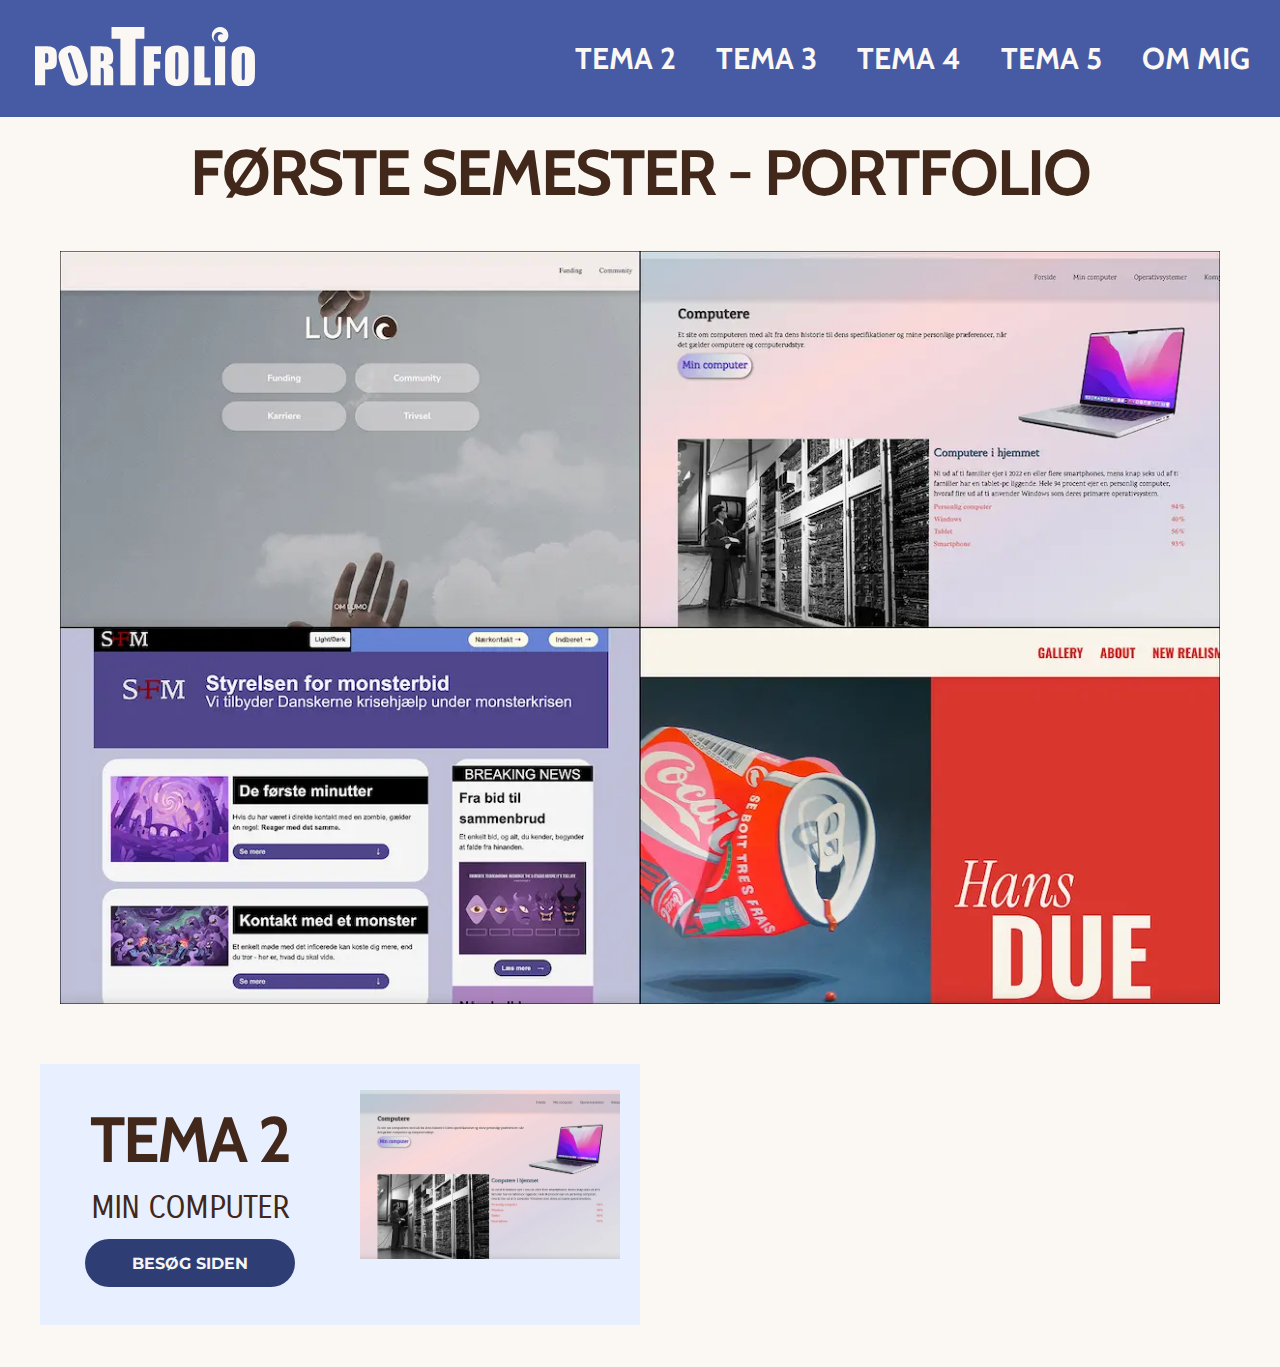
<file: index.html>
<!DOCTYPE html>
<html lang="en">
  <head>
    <meta charset="UTF-8" />
    <meta name="viewport" content="width=device-width, initial-scale=1.0" />
    <meta name="robots" content="noindex" />
    <link rel="preconnect" href="https://fonts.googleapis.com" />
    <link rel="preconnect" href="https://fonts.gstatic.com" crossorigin />
    <link
      href="https://fonts.googleapis.com/css2?family=Cabin:ital,wght@0,400..700;1,400..700&family=Carrois+Gothic+SC&family=Catamaran:wght@100..900&family=Montserrat:ital,wght@0,100..900;1,100..900&display=swap"
      rel="stylesheet"
    />
    <link rel="stylesheet" href="css/generel.css" />
    <link rel="stylesheet" href="css/index.css" />
    <link
      rel="apple-touch-icon"
      sizes="180x180"
      href="img/favicon_io/apple-touch-icon.png"
    />
    <link
      rel="icon"
      type="image/png"
      sizes="32x32"
      href="img/favicon_io/favicon-32x32.png"
    />
    <title>Portfolio Site</title>
  </head>
  <body>
    <header>
      <div class="logo-wrapper">
        <a href="index.html">
          <svg
            id="Layer_1"
            data-name="Layer 1"
            xmlns="http://www.w3.org/2000/svg"
            viewBox="0 0 1260.86 342.99"
          >
            <defs>
              <style>
                .cls-1 {
                  fill: #410e20;
                }
              </style>
            </defs>
            <path
              class="cls-1"
              d="M1062.87,0c-.13.13,1.64.16,2.28.22,6.24.58,12.23,2.51,17.77,5.46,6.69,3.56,12.4,8.62,16.69,14.89,4.94,7.22,7.9,15.63,8.45,24.36l.08,1.23c.08,1.29.08,2.59,0,3.89l-.07,1.21c-.74,12.08-6.41,23.5-15.94,31-5.67,4.46-12.85,6.38-20,5.39-8.16-1.13-15.34-5.78-20.09-12.42-3.89-5.44-5.24-12.28-3.67-18.78,1.94-8.04,8.13-14.03,16.51-14.74,2.72-.23,5.27.04,7.86.84.87.27,3.39.87,3.99.18.76-.87-.57-3.59-1.14-4.57-1.29-2.22-3.07-4-5.17-5.49-3.97-2.8-8.63-4.2-13.46-4.44-9.11-.46-17.75,3.11-23.86,9.86-7.18,7.94-10.21,19.02-8.08,29.55,1.27,6.28,4.32,11.92,8.77,16.49,2.38,2.45,5.01,4.41,7.79,6.53-4.42-1.53-8.32-3.97-11.8-6.91-9.47-7.99-15.81-20.05-16.37-32.49-.01-.25-.03-.49-.11-.6v-4.51c.05-.26.09-.52.11-.85,1.08-18.98,13.46-35.59,31.2-42.32,4.56-1.73,9.23-2.61,13.99-2.96h4.27Z"
            />
            <g>
              <path
                class="cls-1"
                d="M0,110.32h58.48c15.81,0,27.97,1.24,36.48,3.72,8.5,2.48,14.9,6.07,19.17,10.76,4.28,4.69,7.17,10.37,8.69,17.03,1.52,6.67,2.28,16.99,2.28,30.96v19.45c0,14.25-1.47,24.64-4.41,31.17-2.94,6.53-8.34,11.54-16.21,15.03-7.86,3.5-18.14,5.24-30.83,5.24h-15.58v89.92H0V110.32ZM58.06,148.52v56.82c1.66.09,3.08.14,4.28.14,5.33,0,9.03-1.31,11.1-3.93s3.1-8.07,3.1-16.34v-18.34c0-7.63-1.2-12.6-3.59-14.9-2.39-2.3-7.36-3.45-14.9-3.45Z"
              />
              <path
                class="cls-1"
                d="M288.38,219.37c6.93,21.34,11.34,36.61,13.22,45.81,1.88,9.2,1.36,18.34-1.54,27.4-2.9,9.06-8.22,17.03-15.95,23.89-7.73,6.86-17.58,12.24-29.56,16.13-11.37,3.69-22.18,5.15-32.44,4.38-10.26-.78-19.35-3.99-27.27-9.63-7.92-5.64-13.83-12.67-17.72-21.07-3.89-8.4-9.39-23.54-16.49-45.4l-11.81-36.33c-6.93-21.34-11.34-36.61-13.22-45.81-1.88-9.2-1.37-18.34,1.54-27.4,2.9-9.06,8.22-17.03,15.95-23.89,7.73-6.86,17.58-12.24,29.56-16.13,11.37-3.69,22.18-5.15,32.44-4.38,10.26.78,19.35,3.99,27.27,9.63,7.92,5.64,13.83,12.67,17.72,21.07,3.89,8.4,9.39,23.54,16.49,45.4l11.81,36.33ZM210.48,167.53c-3.21-9.88-5.81-16.02-7.8-18.42-1.99-2.4-4.69-3.04-8.1-1.94-2.89.94-4.73,2.77-5.54,5.5-.81,2.73.57,9.56,4.12,20.49l32.22,99.17c4.01,12.33,6.98,19.78,8.92,22.33,1.94,2.56,4.75,3.24,8.42,2.05s5.63-3.66,5.59-7.33c-.03-3.66-2.08-11.75-6.14-24.25l-31.71-97.59Z"
              />
              <path
                class="cls-1"
                d="M318.71,110.32h41.1c27.4,0,45.95,1.06,55.65,3.17,9.7,2.12,17.61,7.52,23.72,16.21,6.11,8.69,9.17,22.55,9.17,41.58,0,17.38-2.16,29.06-6.48,35.03-4.32,5.98-12.83,9.56-25.52,10.76,11.49,2.85,19.22,6.67,23.17,11.45,3.95,4.78,6.41,9.17,7.38,13.17.97,4,1.45,15.01,1.45,33.03v58.89h-53.93v-74.2c0-11.95-.94-19.35-2.83-22.21-1.89-2.85-6.83-4.28-14.83-4.28v100.68h-58.06V110.32ZM376.78,148.52v49.65c6.53,0,11.1-.9,13.72-2.69s3.93-7.61,3.93-17.45v-12.27c0-7.08-1.26-11.72-3.79-13.93-2.53-2.21-7.15-3.31-13.86-3.31Z"
              />
              <path
                class="cls-1"
                d="M626.88,0v66.76h-51.19v266.85h-86.21V66.76h-50.99V0h188.4Z"
              />
              <path
                class="cls-1"
                d="M623.64,110.32h98.34v44.69h-40.27v42.34h35.86v42.48h-35.86v93.79h-58.07V110.32Z"
              />
              <path
                class="cls-1"
                d="M880.02,241.07c0,22.44-.53,38.32-1.59,47.65-1.06,9.33-4.37,17.86-9.93,25.58-5.56,7.72-13.08,13.65-22.55,17.79-9.47,4.14-20.5,6.21-33.1,6.21s-22.69-1.96-32.21-5.86c-9.52-3.91-17.17-9.77-22.96-17.59-5.79-7.81-9.24-16.32-10.34-25.51-1.1-9.19-1.65-25.29-1.65-48.27v-38.2c0-22.43.53-38.32,1.59-47.65,1.06-9.33,4.37-17.86,9.93-25.58,5.56-7.72,13.08-13.65,22.55-17.79,9.47-4.14,20.5-6.21,33.1-6.21,11.95,0,22.69,1.95,32.2,5.86,9.52,3.91,17.17,9.77,22.96,17.59,5.79,7.82,9.24,16.32,10.34,25.52,1.1,9.2,1.65,25.29,1.65,48.27v38.2ZM821.96,167.69c0-10.39-.58-17.03-1.72-19.93-1.15-2.9-3.52-4.34-7.1-4.34-3.03,0-5.36,1.17-6.96,3.52-1.61,2.34-2.41,9.26-2.41,20.76v104.27c0,12.96.53,20.96,1.59,24,1.06,3.03,3.52,4.55,7.38,4.55s6.48-1.75,7.59-5.24c1.1-3.49,1.66-11.81,1.66-24.96v-102.61Z"
              />
              <path
                class="cls-1"
                d="M1260.86,245.76c0,22.44-.53,38.32-1.59,47.65-1.06,9.33-4.37,17.86-9.93,25.58-5.56,7.72-13.08,13.65-22.55,17.79-9.47,4.14-20.5,6.21-33.1,6.21s-22.69-1.96-32.21-5.86c-9.52-3.91-17.17-9.77-22.96-17.59-5.79-7.81-9.24-16.32-10.34-25.51-1.1-9.19-1.65-25.29-1.65-48.27v-38.2c0-22.43.53-38.32,1.59-47.65,1.06-9.33,4.37-17.86,9.93-25.58,5.56-7.72,13.08-13.65,22.55-17.79,9.47-4.14,20.5-6.21,33.1-6.21,11.95,0,22.69,1.95,32.2,5.86,9.52,3.91,17.17,9.77,22.96,17.59,5.79,7.82,9.24,16.32,10.34,25.52,1.1,9.2,1.65,25.29,1.65,48.27v38.2ZM1202.8,172.38c0-10.39-.58-17.03-1.72-19.93-1.15-2.9-3.52-4.34-7.1-4.34-3.03,0-5.36,1.17-6.96,3.52-1.61,2.34-2.41,9.26-2.41,20.76v104.27c0,12.96.53,20.96,1.59,24,1.06,3.03,3.52,4.55,7.38,4.55s6.48-1.75,7.59-5.24c1.1-3.49,1.66-11.81,1.66-24.96v-102.61Z"
              />
              <path
                class="cls-1"
                d="M971.04,110.32v178.61h35.31v44.69h-93.37V110.32h58.07Z"
              />
              <path
                class="cls-1"
                d="M1089.78,110.32v223.29h-58.07V110.32h58.07Z"
              />
            </g>
            <text />
          </svg>
        </a>
      </div>
      <nav>
        <ul class="menu">
          <li><a href="tema2.html">TEMA 2</a></li>
          <li><a href="tema3.html">TEMA 3</a></li>
          <li><a href="tema4.html">TEMA 4</a></li>
          <li><a href="tema5.html">TEMA 5</a></li>
          <li><a href="ommig.html">OM MIG</a></li>
        </ul>
        <button aria-label="Navigation" class="burger">
          <span class="line"></span>
          <span class="line"></span>
          <span class="line"></span>
        </button>
      </nav>
    </header>
    <main>
      <section>
        <div class="forside_top">
          <h1 class="h1_mobile">FØRSTE SEMESTER - PORTFOLIO</h1>
          <img
            class="forsideheroimg"
            src="img/forside/forside_1.webp"
            alt="forsidehero"
          />
        </div>
      </section>
      <section class="grid_1-1">
        <section class="forside_tema2 grid_1-1">
          <div class="forside_tema2_header">
            <h1 class="h1_mobile">TEMA 2</h1>
            <h2 class="h2_mobile">Min Computer</h2>
            <a class="besoeg fontknap" href="tema2.html">BESØG SIDEN</a>
          </div>
          <div class="forside_tema2_img">
            <img src="img/forside/forside_tema2.webp" alt="tema2forside" />
          </div>
        </section>
        <section></section>
      </section>
    </main>
    <footer></footer>
    <script src="js/burger.js"></script>
  </body>
</html>
</file>
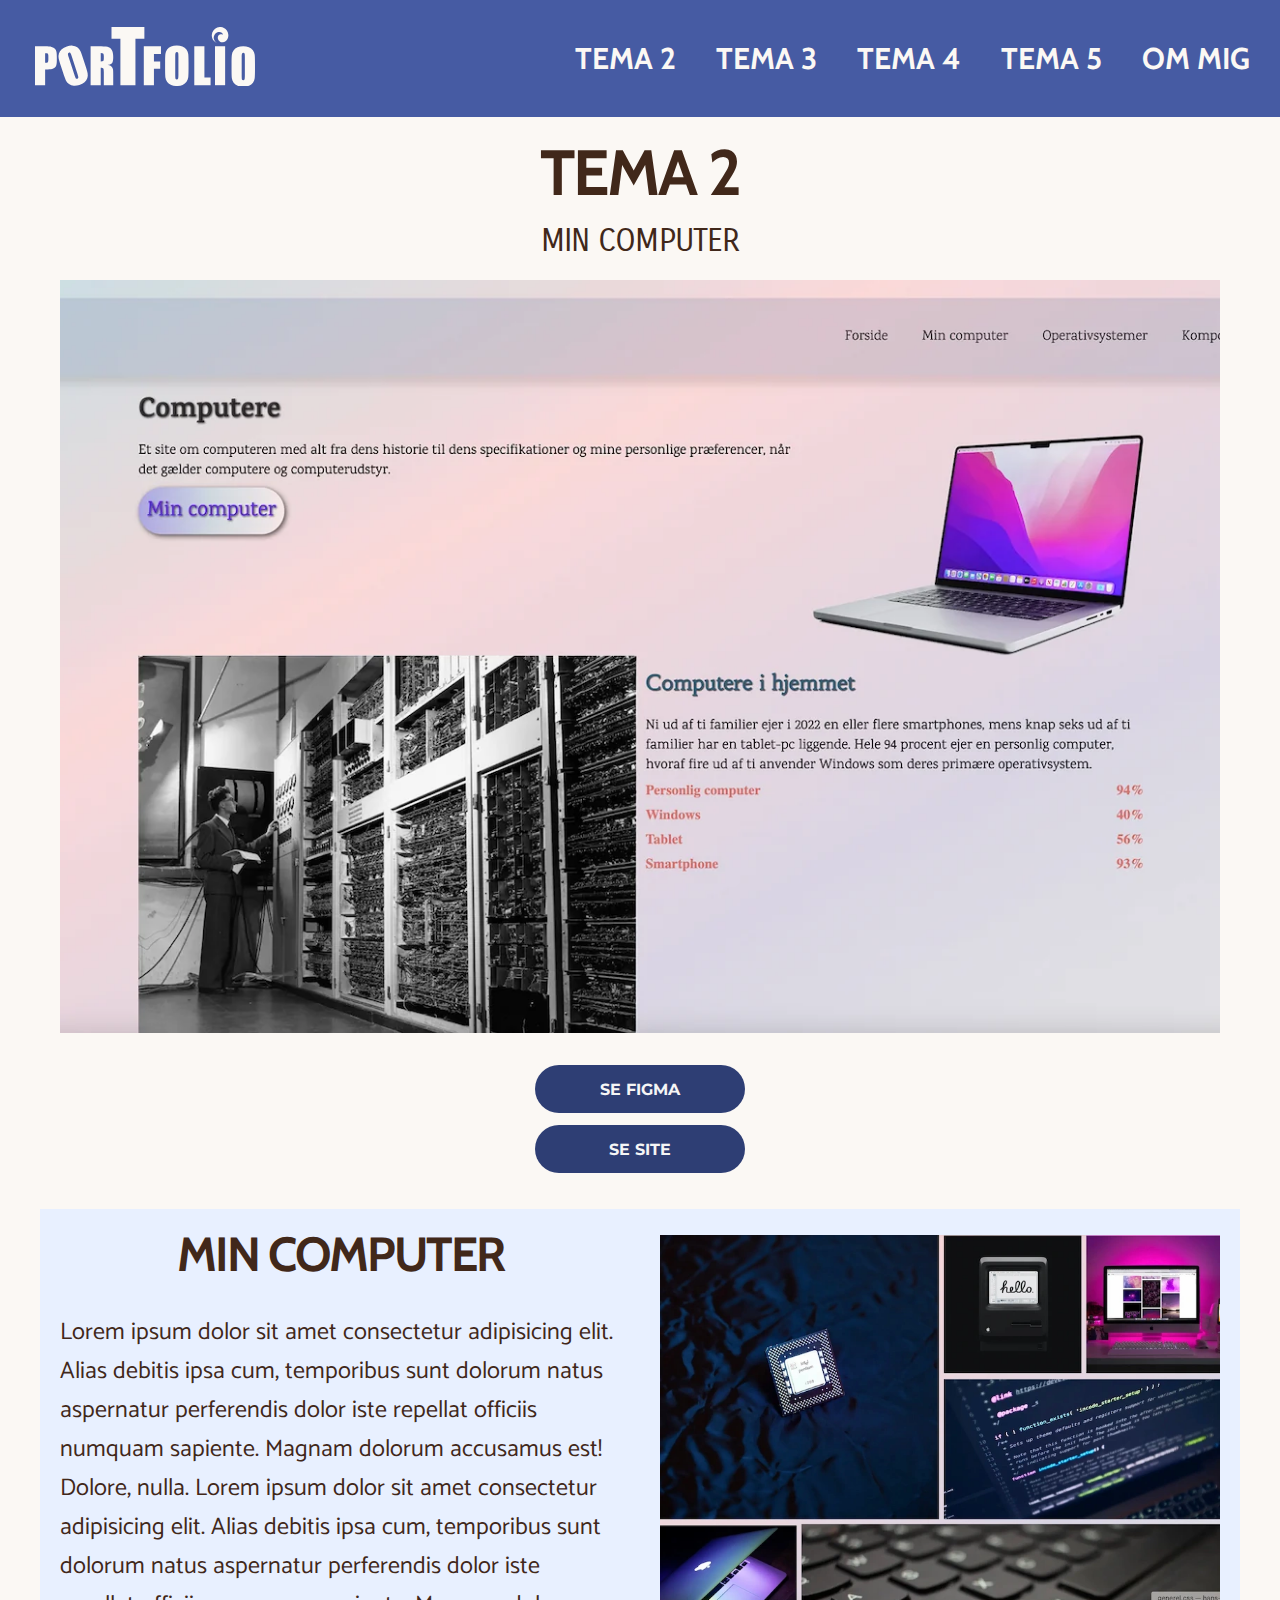
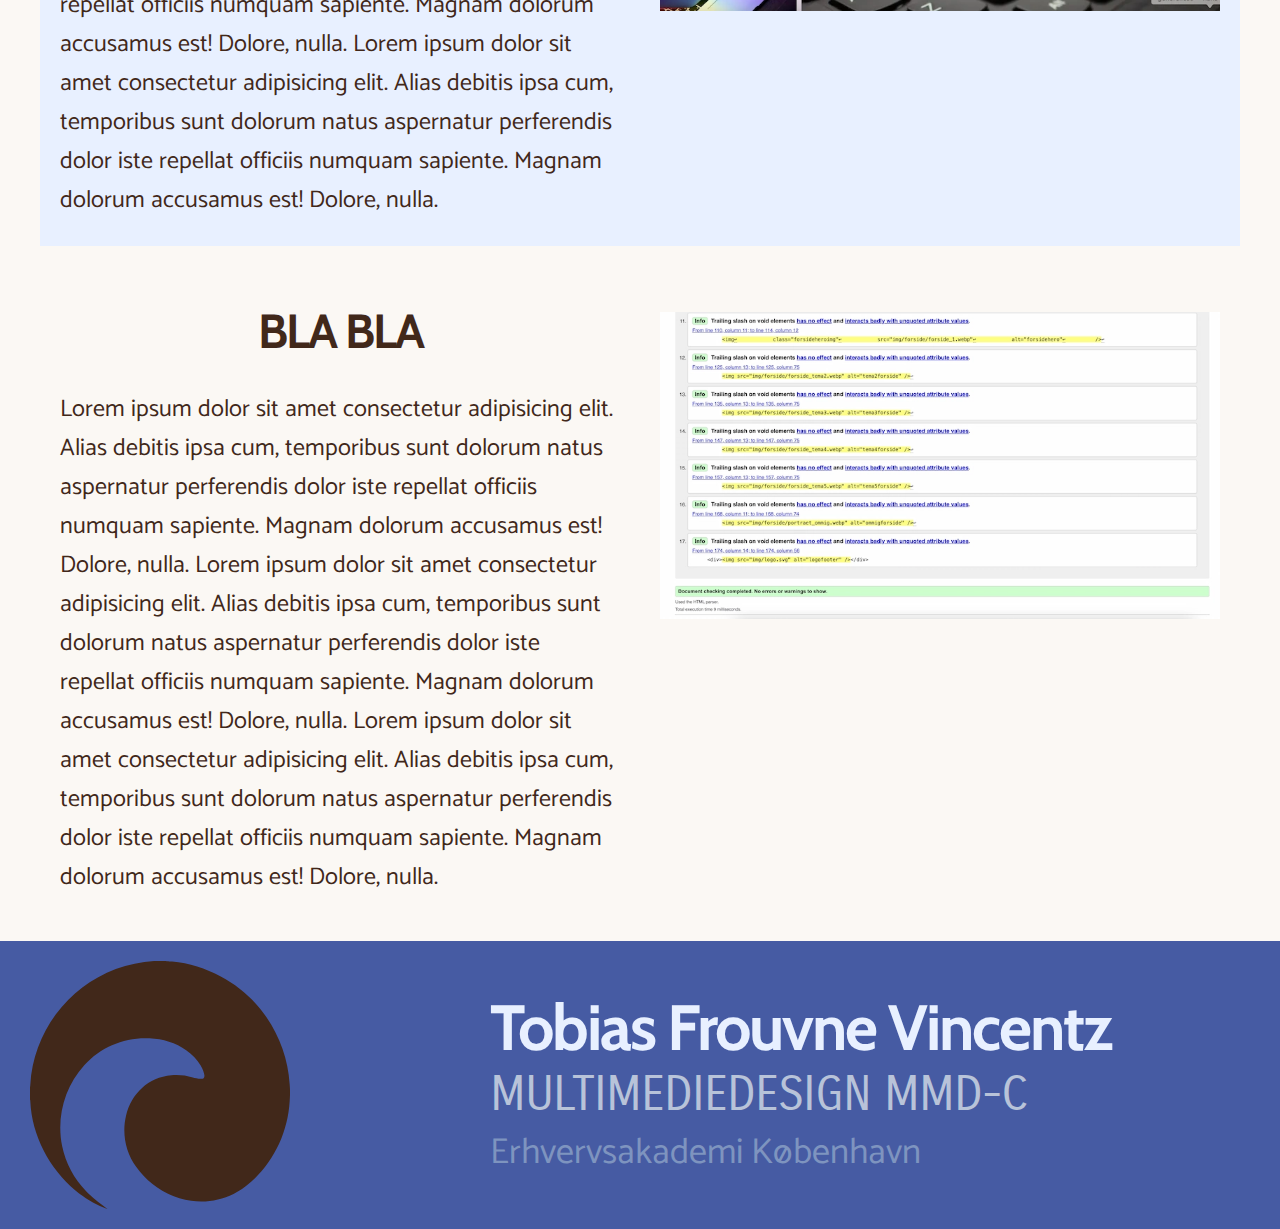
<file: tema2.html>
<!DOCTYPE html>
<html lang="da">
  <head>
    <meta charset="UTF-8" />
    <meta name="viewport" content="width=device-width, initial-scale=1.0" />
    <meta name="robots" content="noindex" />
    <link rel="preconnect" href="https://fonts.googleapis.com" />
    <link rel="preconnect" href="https://fonts.gstatic.com" crossorigin />
    <link
      href="https://fonts.googleapis.com/css2?family=Cabin:ital,wght@0,400..700;1,400..700&family=Carrois+Gothic+SC&family=Catamaran:wght@100..900&family=Montserrat:ital,wght@0,100..900;1,100..900&display=swap"
      rel="stylesheet"
    />
    <link rel="stylesheet" href="css/generel.css" />
    <link rel="stylesheet" href="css/tema2.css" />
    <link
      rel="apple-touch-icon"
      sizes="180x180"
      href="img/favicon_io/apple-touch-icon.png"
    />
    <link
      rel="icon"
      type="image/png"
      sizes="32x32"
      href="img/favicon_io/favicon-32x32.png"
    />
    <title>Tema 2</title>
  </head>
  <body>
    <header>
      <div class="logo-wrapper">
        <a href="index.html">
          <svg
            id="Layer_1"
            data-name="Layer 1"
            xmlns="http://www.w3.org/2000/svg"
            viewBox="0 0 1260.86 342.99"
          >
            <defs>
              <style>
                .cls-1 {
                  fill: #410e20;
                }
              </style>
            </defs>
            <path
              class="cls-1"
              d="M1062.87,0c-.13.13,1.64.16,2.28.22,6.24.58,12.23,2.51,17.77,5.46,6.69,3.56,12.4,8.62,16.69,14.89,4.94,7.22,7.9,15.63,8.45,24.36l.08,1.23c.08,1.29.08,2.59,0,3.89l-.07,1.21c-.74,12.08-6.41,23.5-15.94,31-5.67,4.46-12.85,6.38-20,5.39-8.16-1.13-15.34-5.78-20.09-12.42-3.89-5.44-5.24-12.28-3.67-18.78,1.94-8.04,8.13-14.03,16.51-14.74,2.72-.23,5.27.04,7.86.84.87.27,3.39.87,3.99.18.76-.87-.57-3.59-1.14-4.57-1.29-2.22-3.07-4-5.17-5.49-3.97-2.8-8.63-4.2-13.46-4.44-9.11-.46-17.75,3.11-23.86,9.86-7.18,7.94-10.21,19.02-8.08,29.55,1.27,6.28,4.32,11.92,8.77,16.49,2.38,2.45,5.01,4.41,7.79,6.53-4.42-1.53-8.32-3.97-11.8-6.91-9.47-7.99-15.81-20.05-16.37-32.49-.01-.25-.03-.49-.11-.6v-4.51c.05-.26.09-.52.11-.85,1.08-18.98,13.46-35.59,31.2-42.32,4.56-1.73,9.23-2.61,13.99-2.96h4.27Z"
            />
            <g>
              <path
                class="cls-1"
                d="M0,110.32h58.48c15.81,0,27.97,1.24,36.48,3.72,8.5,2.48,14.9,6.07,19.17,10.76,4.28,4.69,7.17,10.37,8.69,17.03,1.52,6.67,2.28,16.99,2.28,30.96v19.45c0,14.25-1.47,24.64-4.41,31.17-2.94,6.53-8.34,11.54-16.21,15.03-7.86,3.5-18.14,5.24-30.83,5.24h-15.58v89.92H0V110.32ZM58.06,148.52v56.82c1.66.09,3.08.14,4.28.14,5.33,0,9.03-1.31,11.1-3.93s3.1-8.07,3.1-16.34v-18.34c0-7.63-1.2-12.6-3.59-14.9-2.39-2.3-7.36-3.45-14.9-3.45Z"
              />
              <path
                class="cls-1"
                d="M288.38,219.37c6.93,21.34,11.34,36.61,13.22,45.81,1.88,9.2,1.36,18.34-1.54,27.4-2.9,9.06-8.22,17.03-15.95,23.89-7.73,6.86-17.58,12.24-29.56,16.13-11.37,3.69-22.18,5.15-32.44,4.38-10.26-.78-19.35-3.99-27.27-9.63-7.92-5.64-13.83-12.67-17.72-21.07-3.89-8.4-9.39-23.54-16.49-45.4l-11.81-36.33c-6.93-21.34-11.34-36.61-13.22-45.81-1.88-9.2-1.37-18.34,1.54-27.4,2.9-9.06,8.22-17.03,15.95-23.89,7.73-6.86,17.58-12.24,29.56-16.13,11.37-3.69,22.18-5.15,32.44-4.38,10.26.78,19.35,3.99,27.27,9.63,7.92,5.64,13.83,12.67,17.72,21.07,3.89,8.4,9.39,23.54,16.49,45.4l11.81,36.33ZM210.48,167.53c-3.21-9.88-5.81-16.02-7.8-18.42-1.99-2.4-4.69-3.04-8.1-1.94-2.89.94-4.73,2.77-5.54,5.5-.81,2.73.57,9.56,4.12,20.49l32.22,99.17c4.01,12.33,6.98,19.78,8.92,22.33,1.94,2.56,4.75,3.24,8.42,2.05s5.63-3.66,5.59-7.33c-.03-3.66-2.08-11.75-6.14-24.25l-31.71-97.59Z"
              />
              <path
                class="cls-1"
                d="M318.71,110.32h41.1c27.4,0,45.95,1.06,55.65,3.17,9.7,2.12,17.61,7.52,23.72,16.21,6.11,8.69,9.17,22.55,9.17,41.58,0,17.38-2.16,29.06-6.48,35.03-4.32,5.98-12.83,9.56-25.52,10.76,11.49,2.85,19.22,6.67,23.17,11.45,3.95,4.78,6.41,9.17,7.38,13.17.97,4,1.45,15.01,1.45,33.03v58.89h-53.93v-74.2c0-11.95-.94-19.35-2.83-22.21-1.89-2.85-6.83-4.28-14.83-4.28v100.68h-58.06V110.32ZM376.78,148.52v49.65c6.53,0,11.1-.9,13.72-2.69s3.93-7.61,3.93-17.45v-12.27c0-7.08-1.26-11.72-3.79-13.93-2.53-2.21-7.15-3.31-13.86-3.31Z"
              />
              <path
                class="cls-1"
                d="M626.88,0v66.76h-51.19v266.85h-86.21V66.76h-50.99V0h188.4Z"
              />
              <path
                class="cls-1"
                d="M623.64,110.32h98.34v44.69h-40.27v42.34h35.86v42.48h-35.86v93.79h-58.07V110.32Z"
              />
              <path
                class="cls-1"
                d="M880.02,241.07c0,22.44-.53,38.32-1.59,47.65-1.06,9.33-4.37,17.86-9.93,25.58-5.56,7.72-13.08,13.65-22.55,17.79-9.47,4.14-20.5,6.21-33.1,6.21s-22.69-1.96-32.21-5.86c-9.52-3.91-17.17-9.77-22.96-17.59-5.79-7.81-9.24-16.32-10.34-25.51-1.1-9.19-1.65-25.29-1.65-48.27v-38.2c0-22.43.53-38.32,1.59-47.65,1.06-9.33,4.37-17.86,9.93-25.58,5.56-7.72,13.08-13.65,22.55-17.79,9.47-4.14,20.5-6.21,33.1-6.21,11.95,0,22.69,1.95,32.2,5.86,9.52,3.91,17.17,9.77,22.96,17.59,5.79,7.82,9.24,16.32,10.34,25.52,1.1,9.2,1.65,25.29,1.65,48.27v38.2ZM821.96,167.69c0-10.39-.58-17.03-1.72-19.93-1.15-2.9-3.52-4.34-7.1-4.34-3.03,0-5.36,1.17-6.96,3.52-1.61,2.34-2.41,9.26-2.41,20.76v104.27c0,12.96.53,20.96,1.59,24,1.06,3.03,3.52,4.55,7.38,4.55s6.48-1.75,7.59-5.24c1.1-3.49,1.66-11.81,1.66-24.96v-102.61Z"
              />
              <path
                class="cls-1"
                d="M1260.86,245.76c0,22.44-.53,38.32-1.59,47.65-1.06,9.33-4.37,17.86-9.93,25.58-5.56,7.72-13.08,13.65-22.55,17.79-9.47,4.14-20.5,6.21-33.1,6.21s-22.69-1.96-32.21-5.86c-9.52-3.91-17.17-9.77-22.96-17.59-5.79-7.81-9.24-16.32-10.34-25.51-1.1-9.19-1.65-25.29-1.65-48.27v-38.2c0-22.43.53-38.32,1.59-47.65,1.06-9.33,4.37-17.86,9.93-25.58,5.56-7.72,13.08-13.65,22.55-17.79,9.47-4.14,20.5-6.21,33.1-6.21,11.95,0,22.69,1.95,32.2,5.86,9.52,3.91,17.17,9.77,22.96,17.59,5.79,7.82,9.24,16.32,10.34,25.52,1.1,9.2,1.65,25.29,1.65,48.27v38.2ZM1202.8,172.38c0-10.39-.58-17.03-1.72-19.93-1.15-2.9-3.52-4.34-7.1-4.34-3.03,0-5.36,1.17-6.96,3.52-1.61,2.34-2.41,9.26-2.41,20.76v104.27c0,12.96.53,20.96,1.59,24,1.06,3.03,3.52,4.55,7.38,4.55s6.48-1.75,7.59-5.24c1.1-3.49,1.66-11.81,1.66-24.96v-102.61Z"
              />
              <path
                class="cls-1"
                d="M971.04,110.32v178.61h35.31v44.69h-93.37V110.32h58.07Z"
              />
              <path
                class="cls-1"
                d="M1089.78,110.32v223.29h-58.07V110.32h58.07Z"
              />
            </g>
            <text />
          </svg>
        </a>
      </div>
      <nav>
        <ul class="menu">
          <li><a href="tema2.html">TEMA 2</a></li>
          <li><a href="tema3.html">TEMA 3</a></li>
          <li><a href="tema4.html">TEMA 4</a></li>
          <li><a href="tema5.html">TEMA 5</a></li>
          <li><a href="ommig.html">OM MIG</a></li>
        </ul>
        <button aria-label="Navigation" class="burger">
          <span class="line"></span>
          <span class="line"></span>
          <span class="line"></span>
        </button>
      </nav>
    </header>
    <main>
      <section class="tema2_top">
        <div class="tema2_top_header">
          <h1 class="h1_mobile pulse">TEMA 2</h1>
          <h2 class="h2_mobile">Min Computer</h2>
          <img src="img/forside/forside_tema2.webp" alt="tema2img" />
        </div>
        <div class="tema2_top_links">
          <a class="besoeg fontknap" href="">SE FIGMA</a>
          <a
            class="besoeg fontknap"
            href="https://tobiasvincentz.github.io/website/index.html"
            >SE SITE</a
          >
        </div>
      </section>
      <section class="tema2_section1 grid_1-1">
        <div class="tema2_section1_header">
          <h2 class="h1_fix">MIN COMPUTER</h2>
          <p class="p_mobile">
            Lorem ipsum dolor sit amet consectetur adipisicing elit. Alias
            debitis ipsa cum, temporibus sunt dolorum natus aspernatur
            perferendis dolor iste repellat officiis numquam sapiente. Magnam
            dolorum accusamus est! Dolore, nulla. Lorem ipsum dolor sit amet
            consectetur adipisicing elit. Alias debitis ipsa cum, temporibus
            sunt dolorum natus aspernatur perferendis dolor iste repellat
            officiis numquam sapiente. Magnam dolorum accusamus est! Dolore,
            nulla. Lorem ipsum dolor sit amet consectetur adipisicing elit.
            Alias debitis ipsa cum, temporibus sunt dolorum natus aspernatur
            perferendis dolor iste repellat officiis numquam sapiente. Magnam
            dolorum accusamus est! Dolore, nulla.
          </p>
        </div>
        <div class="tema2_section1_galleri">
          <img src="img/tema2/galleri.webp" alt="galleriimg" />
        </div>
      </section>
      <section class="tema2_section2 grid_1-1">
        <div class="tema2_section2_header">
          <h2 class="h1_fix">BLA BLA</h2>
          <p class="p_mobile">
            Lorem ipsum dolor sit amet consectetur adipisicing elit. Alias
            debitis ipsa cum, temporibus sunt dolorum natus aspernatur
            perferendis dolor iste repellat officiis numquam sapiente. Magnam
            dolorum accusamus est! Dolore, nulla. Lorem ipsum dolor sit amet
            consectetur adipisicing elit. Alias debitis ipsa cum, temporibus
            sunt dolorum natus aspernatur perferendis dolor iste repellat
            officiis numquam sapiente. Magnam dolorum accusamus est! Dolore,
            nulla. Lorem ipsum dolor sit amet consectetur adipisicing elit.
            Alias debitis ipsa cum, temporibus sunt dolorum natus aspernatur
            perferendis dolor iste repellat officiis numquam sapiente. Magnam
            dolorum accusamus est! Dolore, nulla.
          </p>
        </div>
        <div class="tema2_section2_validator">
          <img src="img/tema2/validator.webp" alt="validatorimg" />
        </div>
      </section>
    </main>
    <footer>
      <section class="grid_1-3">
        <div><img src="img/logo.svg" alt="logofooter" /></div>
        <div class="footer_tekst">
          <h1 class="h1_footer_web">Tobias Frouvne Vincentz</h1>
          <h2 class="h2_footer_web">Multimediedesign MMD-C</h2>
          <p class="p_footer_web">Erhvervsakademi København</p>
        </div>
      </section>
    </footer>
    <script src="js/burger.js"></script>
  </body>
</html>
</file>
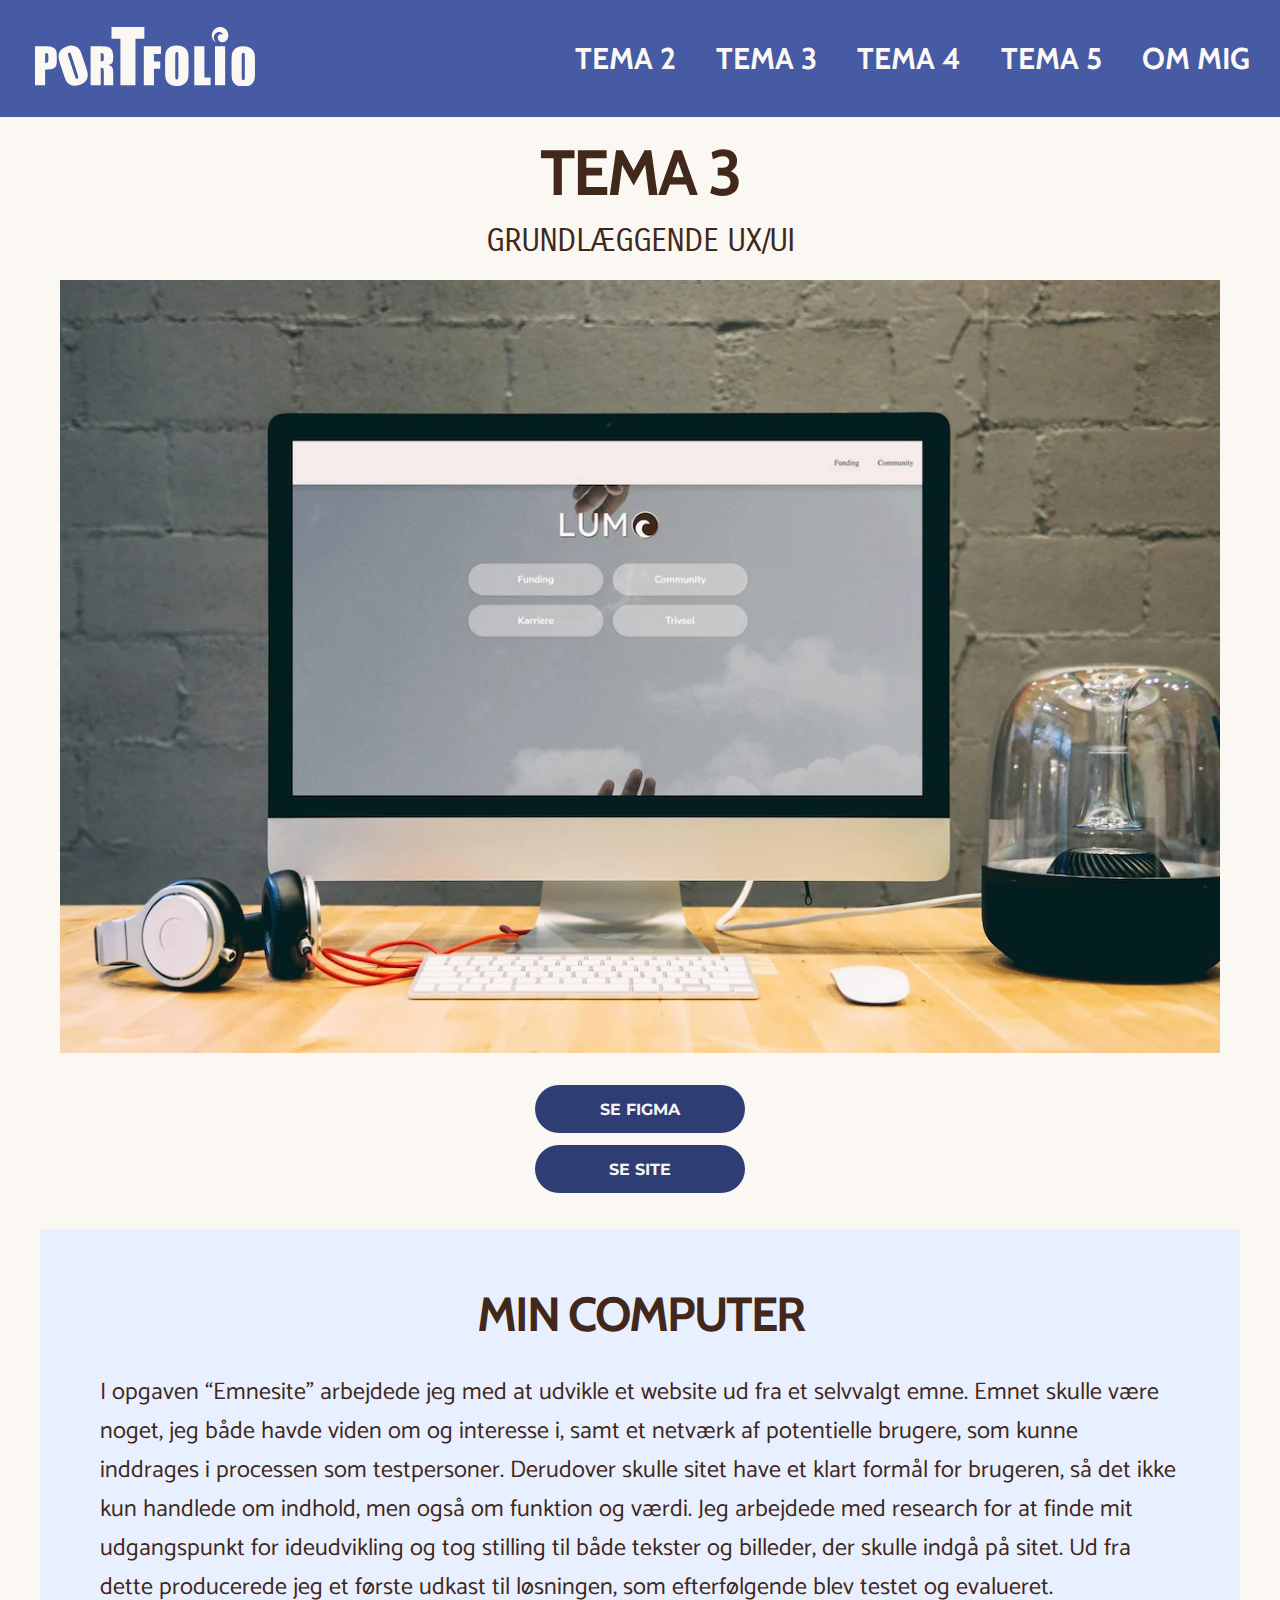
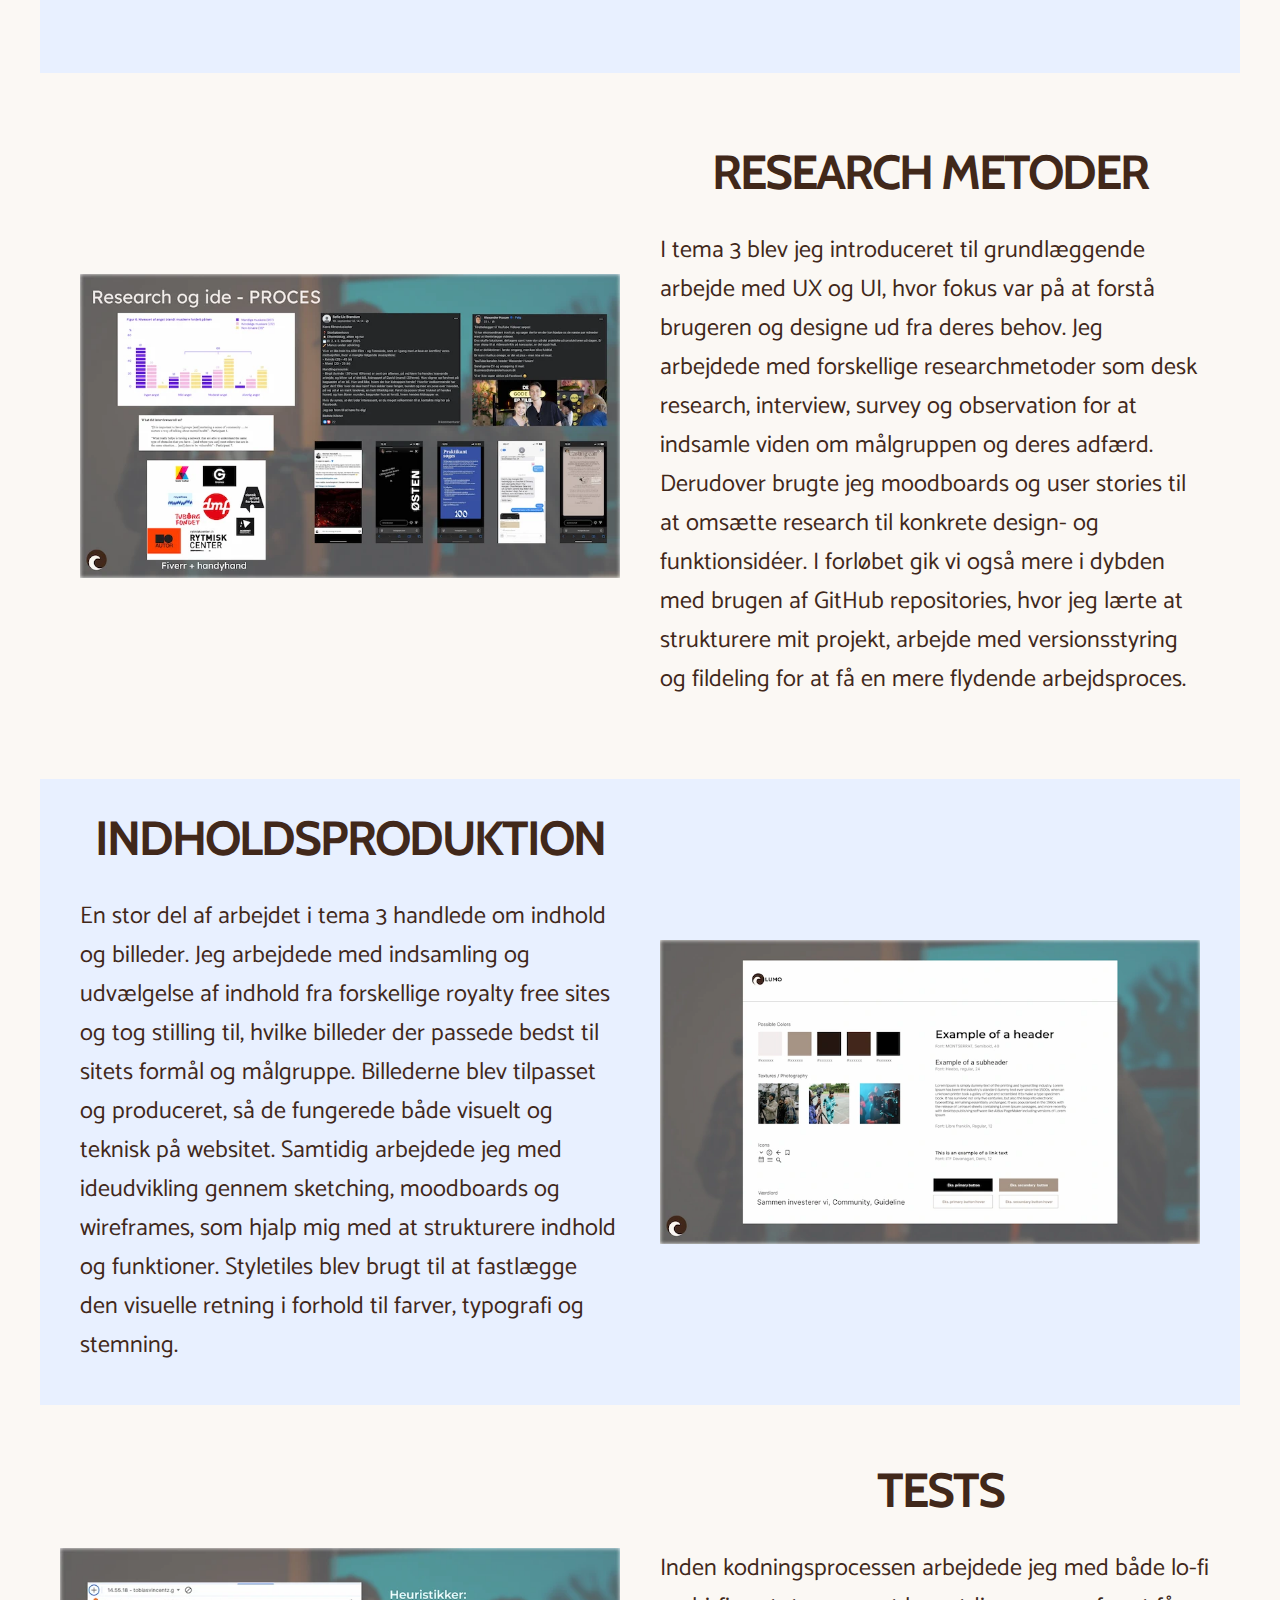
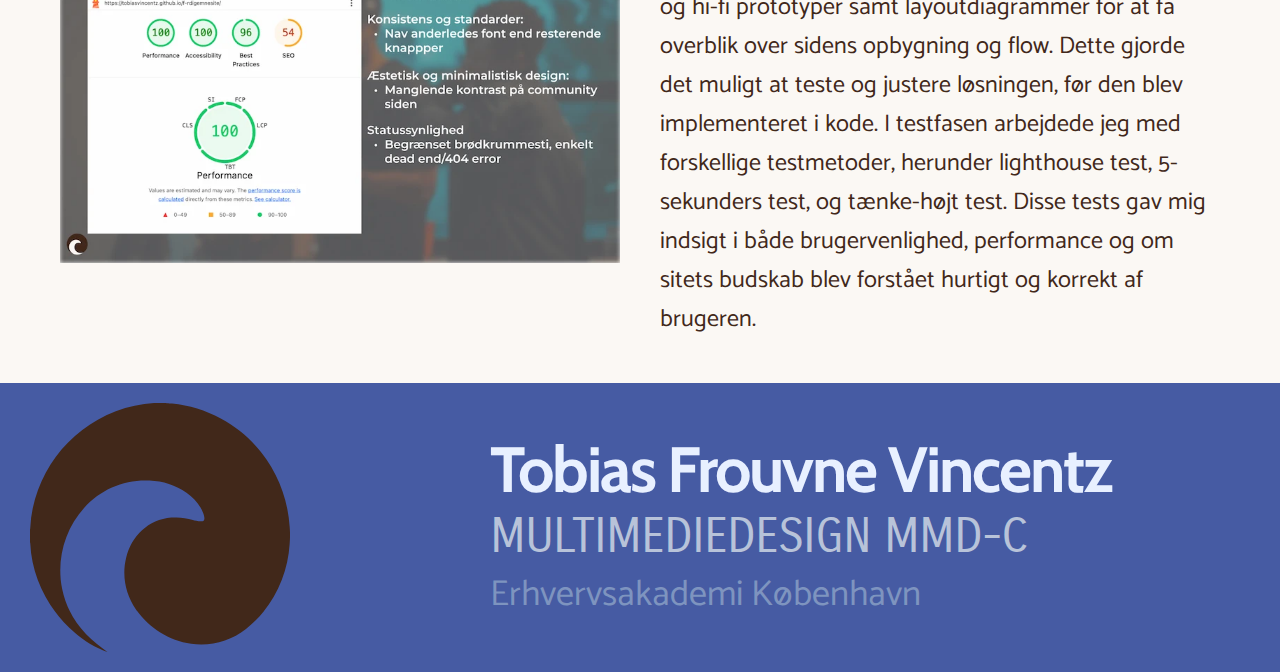
<file: tema3.html>
<!DOCTYPE html>
<html lang="da">
  <head>
    <meta charset="UTF-8" />
    <meta name="viewport" content="width=device-width, initial-scale=1.0" />
    <meta name="robots" content="noindex" />
    <link rel="preconnect" href="https://fonts.googleapis.com" />
    <link rel="preconnect" href="https://fonts.gstatic.com" crossorigin />
    <link
      href="https://fonts.googleapis.com/css2?family=Cabin:ital,wght@0,400..700;1,400..700&family=Carrois+Gothic+SC&family=Catamaran:wght@100..900&family=Montserrat:ital,wght@0,100..900;1,100..900&display=swap"
      rel="stylesheet"
    />
    <link rel="stylesheet" href="css/generel.css" />
    <link rel="stylesheet" href="css/tema3.css" />
    <link
      rel="apple-touch-icon"
      sizes="180x180"
      href="img/favicon_io/apple-touch-icon.png"
    />
    <link
      rel="icon"
      type="image/png"
      sizes="32x32"
      href="img/favicon_io/favicon-32x32.png"
    />
    <title>Tema 3</title>
  </head>
  <body>
    <header>
      <div class="logo-wrapper">
        <a href="index.html">
          <svg
            id="Layer_1"
            data-name="Layer 1"
            xmlns="http://www.w3.org/2000/svg"
            viewBox="0 0 1260.86 342.99"
          >
            <defs>
              <style>
                .cls-1 {
                  fill: #410e20;
                }
              </style>
            </defs>
            <path
              class="cls-1"
              d="M1062.87,0c-.13.13,1.64.16,2.28.22,6.24.58,12.23,2.51,17.77,5.46,6.69,3.56,12.4,8.62,16.69,14.89,4.94,7.22,7.9,15.63,8.45,24.36l.08,1.23c.08,1.29.08,2.59,0,3.89l-.07,1.21c-.74,12.08-6.41,23.5-15.94,31-5.67,4.46-12.85,6.38-20,5.39-8.16-1.13-15.34-5.78-20.09-12.42-3.89-5.44-5.24-12.28-3.67-18.78,1.94-8.04,8.13-14.03,16.51-14.74,2.72-.23,5.27.04,7.86.84.87.27,3.39.87,3.99.18.76-.87-.57-3.59-1.14-4.57-1.29-2.22-3.07-4-5.17-5.49-3.97-2.8-8.63-4.2-13.46-4.44-9.11-.46-17.75,3.11-23.86,9.86-7.18,7.94-10.21,19.02-8.08,29.55,1.27,6.28,4.32,11.92,8.77,16.49,2.38,2.45,5.01,4.41,7.79,6.53-4.42-1.53-8.32-3.97-11.8-6.91-9.47-7.99-15.81-20.05-16.37-32.49-.01-.25-.03-.49-.11-.6v-4.51c.05-.26.09-.52.11-.85,1.08-18.98,13.46-35.59,31.2-42.32,4.56-1.73,9.23-2.61,13.99-2.96h4.27Z"
            />
            <g>
              <path
                class="cls-1"
                d="M0,110.32h58.48c15.81,0,27.97,1.24,36.48,3.72,8.5,2.48,14.9,6.07,19.17,10.76,4.28,4.69,7.17,10.37,8.69,17.03,1.52,6.67,2.28,16.99,2.28,30.96v19.45c0,14.25-1.47,24.64-4.41,31.17-2.94,6.53-8.34,11.54-16.21,15.03-7.86,3.5-18.14,5.24-30.83,5.24h-15.58v89.92H0V110.32ZM58.06,148.52v56.82c1.66.09,3.08.14,4.28.14,5.33,0,9.03-1.31,11.1-3.93s3.1-8.07,3.1-16.34v-18.34c0-7.63-1.2-12.6-3.59-14.9-2.39-2.3-7.36-3.45-14.9-3.45Z"
              />
              <path
                class="cls-1"
                d="M288.38,219.37c6.93,21.34,11.34,36.61,13.22,45.81,1.88,9.2,1.36,18.34-1.54,27.4-2.9,9.06-8.22,17.03-15.95,23.89-7.73,6.86-17.58,12.24-29.56,16.13-11.37,3.69-22.18,5.15-32.44,4.38-10.26-.78-19.35-3.99-27.27-9.63-7.92-5.64-13.83-12.67-17.72-21.07-3.89-8.4-9.39-23.54-16.49-45.4l-11.81-36.33c-6.93-21.34-11.34-36.61-13.22-45.81-1.88-9.2-1.37-18.34,1.54-27.4,2.9-9.06,8.22-17.03,15.95-23.89,7.73-6.86,17.58-12.24,29.56-16.13,11.37-3.69,22.18-5.15,32.44-4.38,10.26.78,19.35,3.99,27.27,9.63,7.92,5.64,13.83,12.67,17.72,21.07,3.89,8.4,9.39,23.54,16.49,45.4l11.81,36.33ZM210.48,167.53c-3.21-9.88-5.81-16.02-7.8-18.42-1.99-2.4-4.69-3.04-8.1-1.94-2.89.94-4.73,2.77-5.54,5.5-.81,2.73.57,9.56,4.12,20.49l32.22,99.17c4.01,12.33,6.98,19.78,8.92,22.33,1.94,2.56,4.75,3.24,8.42,2.05s5.63-3.66,5.59-7.33c-.03-3.66-2.08-11.75-6.14-24.25l-31.71-97.59Z"
              />
              <path
                class="cls-1"
                d="M318.71,110.32h41.1c27.4,0,45.95,1.06,55.65,3.17,9.7,2.12,17.61,7.52,23.72,16.21,6.11,8.69,9.17,22.55,9.17,41.58,0,17.38-2.16,29.06-6.48,35.03-4.32,5.98-12.83,9.56-25.52,10.76,11.49,2.85,19.22,6.67,23.17,11.45,3.95,4.78,6.41,9.17,7.38,13.17.97,4,1.45,15.01,1.45,33.03v58.89h-53.93v-74.2c0-11.95-.94-19.35-2.83-22.21-1.89-2.85-6.83-4.28-14.83-4.28v100.68h-58.06V110.32ZM376.78,148.52v49.65c6.53,0,11.1-.9,13.72-2.69s3.93-7.61,3.93-17.45v-12.27c0-7.08-1.26-11.72-3.79-13.93-2.53-2.21-7.15-3.31-13.86-3.31Z"
              />
              <path
                class="cls-1"
                d="M626.88,0v66.76h-51.19v266.85h-86.21V66.76h-50.99V0h188.4Z"
              />
              <path
                class="cls-1"
                d="M623.64,110.32h98.34v44.69h-40.27v42.34h35.86v42.48h-35.86v93.79h-58.07V110.32Z"
              />
              <path
                class="cls-1"
                d="M880.02,241.07c0,22.44-.53,38.32-1.59,47.65-1.06,9.33-4.37,17.86-9.93,25.58-5.56,7.72-13.08,13.65-22.55,17.79-9.47,4.14-20.5,6.21-33.1,6.21s-22.69-1.96-32.21-5.86c-9.52-3.91-17.17-9.77-22.96-17.59-5.79-7.81-9.24-16.32-10.34-25.51-1.1-9.19-1.65-25.29-1.65-48.27v-38.2c0-22.43.53-38.32,1.59-47.65,1.06-9.33,4.37-17.86,9.93-25.58,5.56-7.72,13.08-13.65,22.55-17.79,9.47-4.14,20.5-6.21,33.1-6.21,11.95,0,22.69,1.95,32.2,5.86,9.52,3.91,17.17,9.77,22.96,17.59,5.79,7.82,9.24,16.32,10.34,25.52,1.1,9.2,1.65,25.29,1.65,48.27v38.2ZM821.96,167.69c0-10.39-.58-17.03-1.72-19.93-1.15-2.9-3.52-4.34-7.1-4.34-3.03,0-5.36,1.17-6.96,3.52-1.61,2.34-2.41,9.26-2.41,20.76v104.27c0,12.96.53,20.96,1.59,24,1.06,3.03,3.52,4.55,7.38,4.55s6.48-1.75,7.59-5.24c1.1-3.49,1.66-11.81,1.66-24.96v-102.61Z"
              />
              <path
                class="cls-1"
                d="M1260.86,245.76c0,22.44-.53,38.32-1.59,47.65-1.06,9.33-4.37,17.86-9.93,25.58-5.56,7.72-13.08,13.65-22.55,17.79-9.47,4.14-20.5,6.21-33.1,6.21s-22.69-1.96-32.21-5.86c-9.52-3.91-17.17-9.77-22.96-17.59-5.79-7.81-9.24-16.32-10.34-25.51-1.1-9.19-1.65-25.29-1.65-48.27v-38.2c0-22.43.53-38.32,1.59-47.65,1.06-9.33,4.37-17.86,9.93-25.58,5.56-7.72,13.08-13.65,22.55-17.79,9.47-4.14,20.5-6.21,33.1-6.21,11.95,0,22.69,1.95,32.2,5.86,9.52,3.91,17.17,9.77,22.96,17.59,5.79,7.82,9.24,16.32,10.34,25.52,1.1,9.2,1.65,25.29,1.65,48.27v38.2ZM1202.8,172.38c0-10.39-.58-17.03-1.72-19.93-1.15-2.9-3.52-4.34-7.1-4.34-3.03,0-5.36,1.17-6.96,3.52-1.61,2.34-2.41,9.26-2.41,20.76v104.27c0,12.96.53,20.96,1.59,24,1.06,3.03,3.52,4.55,7.38,4.55s6.48-1.75,7.59-5.24c1.1-3.49,1.66-11.81,1.66-24.96v-102.61Z"
              />
              <path
                class="cls-1"
                d="M971.04,110.32v178.61h35.31v44.69h-93.37V110.32h58.07Z"
              />
              <path
                class="cls-1"
                d="M1089.78,110.32v223.29h-58.07V110.32h58.07Z"
              />
            </g>
            <text />
          </svg>
        </a>
      </div>
      <nav>
        <ul class="menu">
          <li><a href="tema2.html">TEMA 2</a></li>
          <li><a href="tema3.html">TEMA 3</a></li>
          <li><a href="tema4.html">TEMA 4</a></li>
          <li><a href="tema5.html">TEMA 5</a></li>
          <li><a href="ommig.html">OM MIG</a></li>
        </ul>
        <button aria-label="Navigation" class="burger">
          <span class="line"></span>
          <span class="line"></span>
          <span class="line"></span>
        </button>
      </nav>
    </header>
    <main>
      <section class="tema3_top">
        <div class="tema3_top_header">
          <h1 class="h1_mobile pulse">TEMA 3</h1>
          <h2 class="h2_mobile">Grundlæggende UX/UI</h2>
          <img src="img/forside/forside_tema3.webp" alt="tema3img" />
        </div>
        <div class="tema3_top_links">
          <a
            class="besoeg fontknap"
            href="https://www.figma.com/design/FdD3MXJ8EfaUTc9LvzWBbL/Hjemmeside?node-id=14-346&t=qpGtCSobiFYHmdKL-1"
            >SE FIGMA</a
          >
          <a
            class="besoeg fontknap"
            href="https://tobiasvincentz.github.io/f-rdigemnesite/"
            >SE SITE</a
          >
        </div>
      </section>
      <section class="tema3_section1">
        <div class="tema3_section1_header">
          <h2 class="h1_fix">MIN COMPUTER</h2>
          <p class="p_mobile">
            I opgaven “Emnesite” arbejdede jeg med at udvikle et website ud fra
            et selvvalgt emne. Emnet skulle være noget, jeg både havde viden om
            og interesse i, samt et netværk af potentielle brugere, som kunne
            inddrages i processen som testpersoner. Derudover skulle sitet have
            et klart formål for brugeren, så det ikke kun handlede om indhold,
            men også om funktion og værdi. Jeg arbejdede med research for at
            finde mit udgangspunkt for ideudvikling og tog stilling til både
            tekster og billeder, der skulle indgå på sitet. Ud fra dette
            producerede jeg et første udkast til løsningen, som efterfølgende
            blev testet og evalueret.
          </p>
        </div>
      </section>
      <section class="tema3_section2 grid_1-1">
        <div class="tema3_section2_img">
          <img src="img/tema3/tema3_research.webp" alt="researchimg" />
        </div>
        <div class="tema3_section2_header">
          <h2 class="h1_fix">RESEARCH METODER</h2>
          <p class="p_mobile">
            I tema 3 blev jeg introduceret til grundlæggende arbejde med UX og
            UI, hvor fokus var på at forstå brugeren og designe ud fra deres
            behov. Jeg arbejdede med forskellige researchmetoder som desk
            research, interview, survey og observation for at indsamle viden om
            målgruppen og deres adfærd. Derudover brugte jeg moodboards og user
            stories til at omsætte research til konkrete design- og
            funktionsidéer. I forløbet gik vi også mere i dybden med brugen af
            GitHub repositories, hvor jeg lærte at strukturere mit projekt,
            arbejde med versionsstyring og fildeling for at få en mere flydende
            arbejdsproces.
          </p>
        </div>
      </section>
      <section class="tema3_section3 grid_1-1">
        <div class="tema3_section3_img">
          <img src="img/tema3/tema3_styletile.webp" alt="styletileimg" />
        </div>
        <div class="tema3_section3_header">
          <h2 class="h1_fix">INDHOLDSPRODUKTION</h2>
          <p class="p_mobile">
            En stor del af arbejdet i tema 3 handlede om indhold og billeder.
            Jeg arbejdede med indsamling og udvælgelse af indhold fra
            forskellige royalty free sites og tog stilling til, hvilke billeder
            der passede bedst til sitets formål og målgruppe. Billederne blev
            tilpasset og produceret, så de fungerede både visuelt og teknisk på
            websitet. Samtidig arbejdede jeg med ideudvikling gennem sketching,
            moodboards og wireframes, som hjalp mig med at strukturere indhold
            og funktioner. Styletiles blev brugt til at fastlægge den visuelle
            retning i forhold til farver, typografi og stemning.
          </p>
        </div>
      </section>
      <section class="tema3_section4 grid_1-1">
        <div class="tema3_section4_img">
          <img src="img/tema3/tema3_test.webp" alt="testimg" />
        </div>
        <div class="tema3_section4_header">
          <h2 class="h1_fix">TESTS</h2>
          <p class="p_mobile">
            Inden kodningsprocessen arbejdede jeg med både lo-fi og hi-fi
            prototyper samt layoutdiagrammer for at få overblik over sidens
            opbygning og flow. Dette gjorde det muligt at teste og justere
            løsningen, før den blev implementeret i kode. I testfasen arbejdede
            jeg med forskellige testmetoder, herunder lighthouse test,
            5-sekunders test, og tænke-højt test. Disse tests gav mig indsigt i
            både brugervenlighed, performance og om sitets budskab blev forstået
            hurtigt og korrekt af brugeren.
          </p>
        </div>
      </section>
    </main>
    <footer>
      <section class="grid_1-3">
        <div><img src="img/logo.svg" alt="logofooter" /></div>
        <div class="footer_tekst">
          <h1 class="h1_footer_web">Tobias Frouvne Vincentz</h1>
          <h2 class="h2_footer_web">Multimediedesign MMD-C</h2>
          <p class="p_footer_web">Erhvervsakademi København</p>
        </div>
      </section>
    </footer>
    <script src="js/burger.js"></script>
  </body>
</html>
</file>
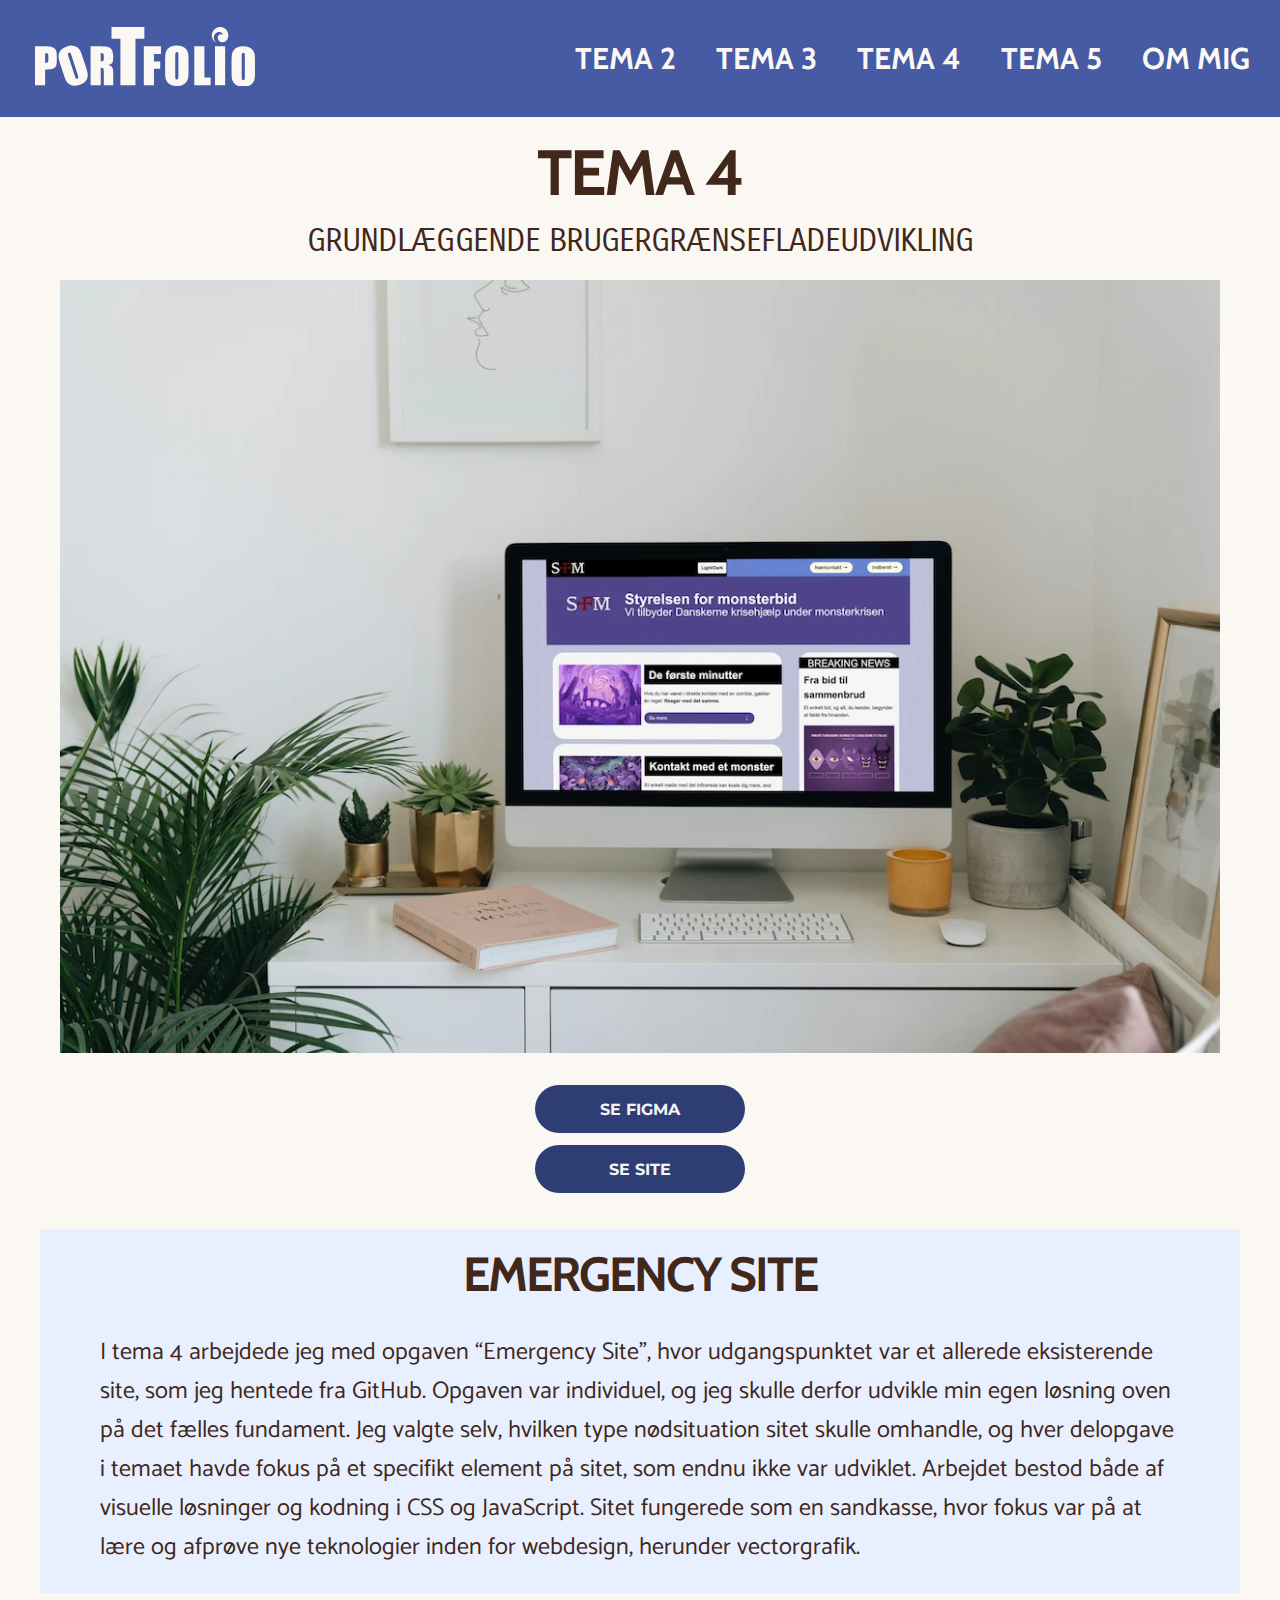
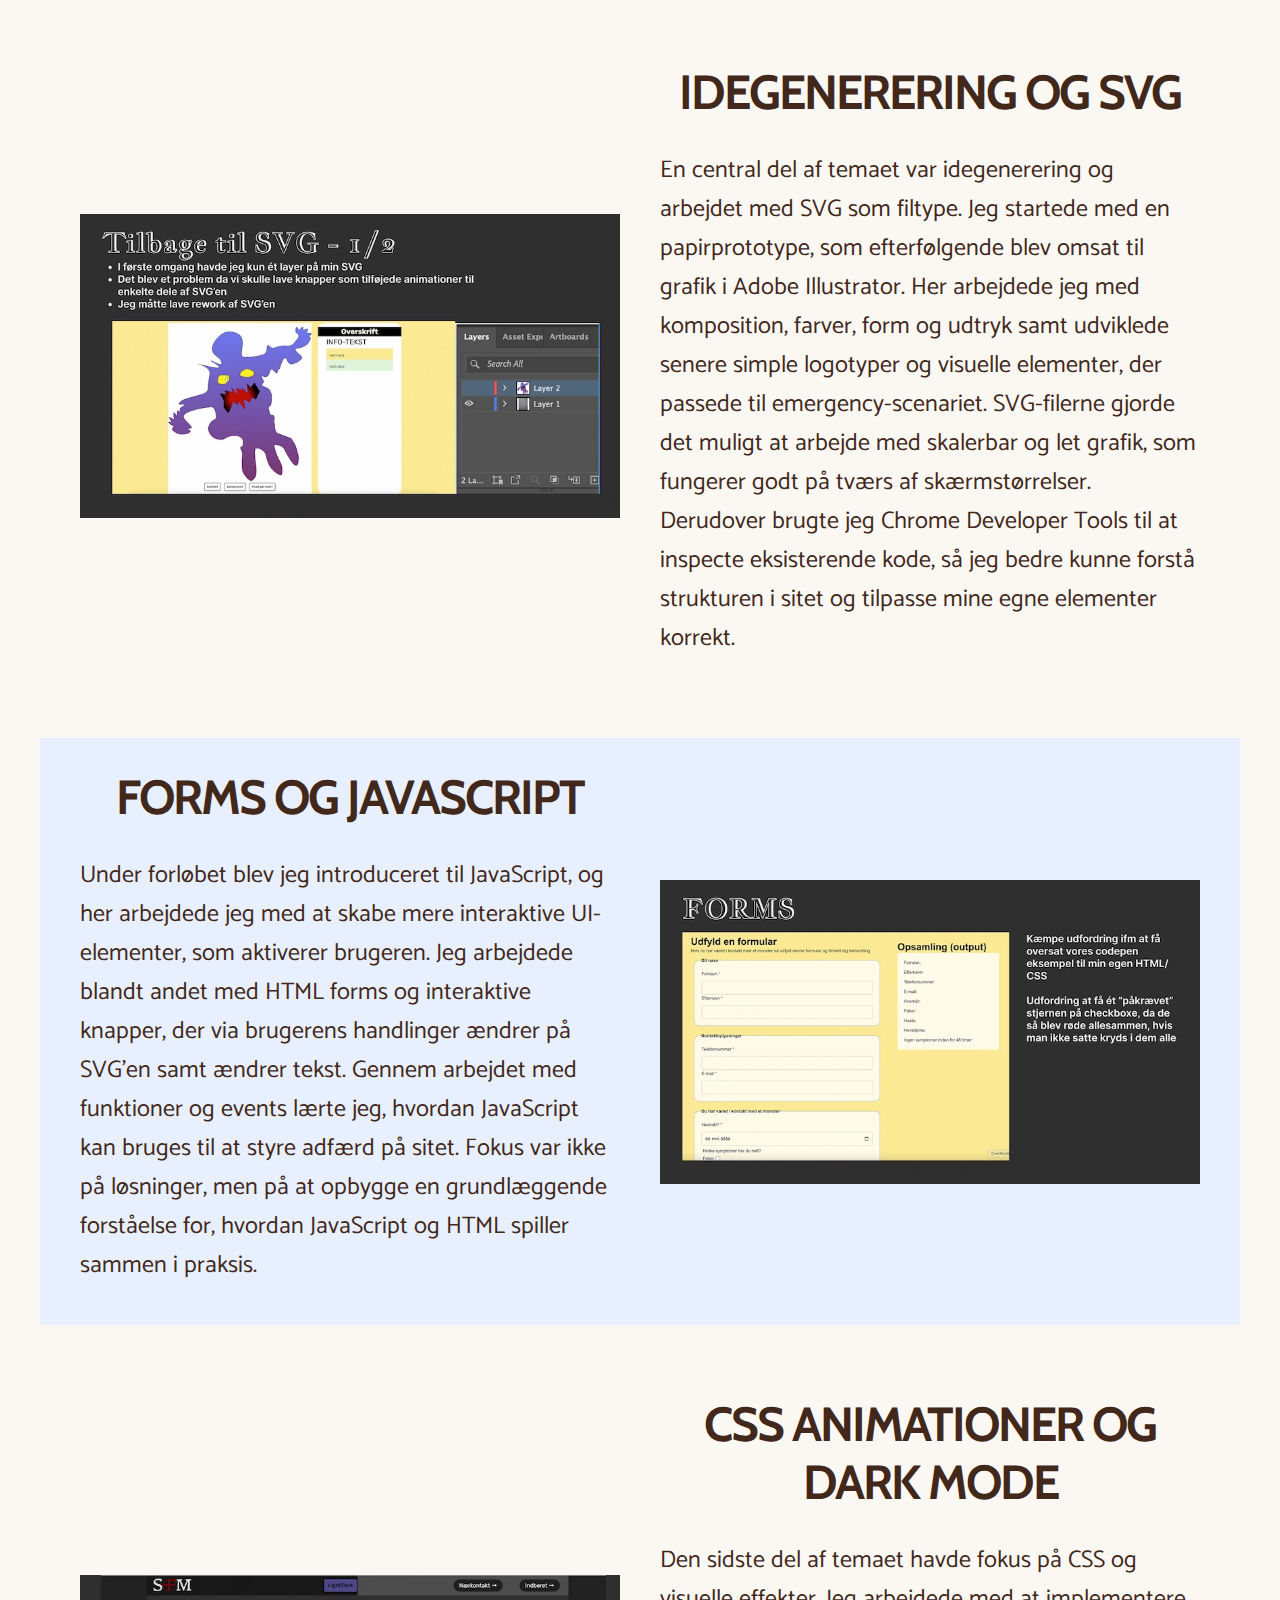
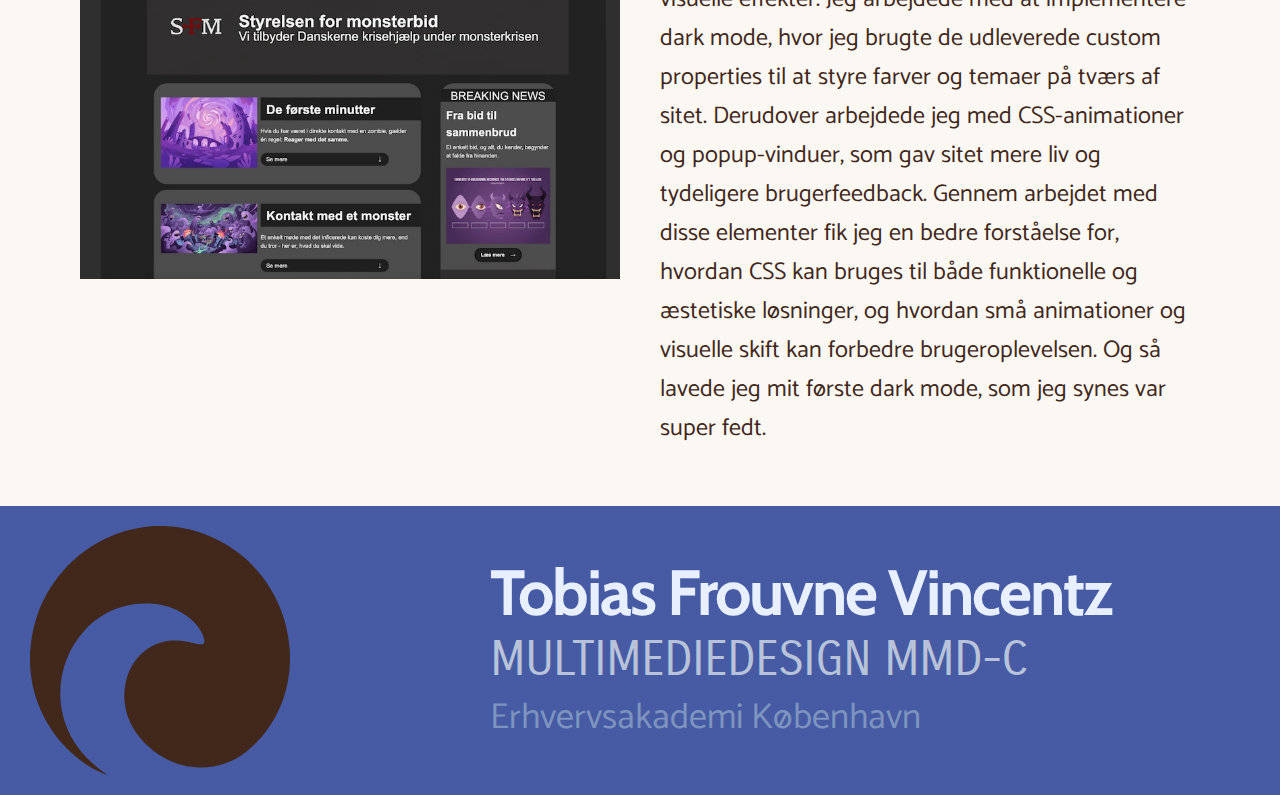
<file: tema4.html>
<!DOCTYPE html>
<html lang="da">
  <head>
    <meta charset="UTF-8" />
    <meta name="viewport" content="width=device-width, initial-scale=1.0" />
    <meta name="robots" content="noindex" />
    <link rel="preconnect" href="https://fonts.googleapis.com" />
    <link rel="preconnect" href="https://fonts.gstatic.com" crossorigin />
    <link
      href="https://fonts.googleapis.com/css2?family=Cabin:ital,wght@0,400..700;1,400..700&family=Carrois+Gothic+SC&family=Catamaran:wght@100..900&family=Montserrat:ital,wght@0,100..900;1,100..900&display=swap"
      rel="stylesheet"
    />
    <link rel="stylesheet" href="css/generel.css" />
    <link rel="stylesheet" href="css/tema4.css" />
    <link
      rel="apple-touch-icon"
      sizes="180x180"
      href="img/favicon_io/apple-touch-icon.png"
    />
    <link
      rel="icon"
      type="image/png"
      sizes="32x32"
      href="img/favicon_io/favicon-32x32.png"
    />
    <title>Tema 4</title>
  </head>
  <body>
    <header>
      <div class="logo-wrapper">
        <a aria-label="Navigation" href="index.html">
          <svg
            id="Layer_1"
            data-name="Layer 1"
            xmlns="http://www.w3.org/2000/svg"
            viewBox="0 0 1260.86 342.99"
          >
            <defs>
              <style>
                .cls-1 {
                  fill: #410e20;
                }
              </style>
            </defs>
            <path
              class="cls-1"
              d="M1062.87,0c-.13.13,1.64.16,2.28.22,6.24.58,12.23,2.51,17.77,5.46,6.69,3.56,12.4,8.62,16.69,14.89,4.94,7.22,7.9,15.63,8.45,24.36l.08,1.23c.08,1.29.08,2.59,0,3.89l-.07,1.21c-.74,12.08-6.41,23.5-15.94,31-5.67,4.46-12.85,6.38-20,5.39-8.16-1.13-15.34-5.78-20.09-12.42-3.89-5.44-5.24-12.28-3.67-18.78,1.94-8.04,8.13-14.03,16.51-14.74,2.72-.23,5.27.04,7.86.84.87.27,3.39.87,3.99.18.76-.87-.57-3.59-1.14-4.57-1.29-2.22-3.07-4-5.17-5.49-3.97-2.8-8.63-4.2-13.46-4.44-9.11-.46-17.75,3.11-23.86,9.86-7.18,7.94-10.21,19.02-8.08,29.55,1.27,6.28,4.32,11.92,8.77,16.49,2.38,2.45,5.01,4.41,7.79,6.53-4.42-1.53-8.32-3.97-11.8-6.91-9.47-7.99-15.81-20.05-16.37-32.49-.01-.25-.03-.49-.11-.6v-4.51c.05-.26.09-.52.11-.85,1.08-18.98,13.46-35.59,31.2-42.32,4.56-1.73,9.23-2.61,13.99-2.96h4.27Z"
            />
            <g>
              <path
                class="cls-1"
                d="M0,110.32h58.48c15.81,0,27.97,1.24,36.48,3.72,8.5,2.48,14.9,6.07,19.17,10.76,4.28,4.69,7.17,10.37,8.69,17.03,1.52,6.67,2.28,16.99,2.28,30.96v19.45c0,14.25-1.47,24.64-4.41,31.17-2.94,6.53-8.34,11.54-16.21,15.03-7.86,3.5-18.14,5.24-30.83,5.24h-15.58v89.92H0V110.32ZM58.06,148.52v56.82c1.66.09,3.08.14,4.28.14,5.33,0,9.03-1.31,11.1-3.93s3.1-8.07,3.1-16.34v-18.34c0-7.63-1.2-12.6-3.59-14.9-2.39-2.3-7.36-3.45-14.9-3.45Z"
              />
              <path
                class="cls-1"
                d="M288.38,219.37c6.93,21.34,11.34,36.61,13.22,45.81,1.88,9.2,1.36,18.34-1.54,27.4-2.9,9.06-8.22,17.03-15.95,23.89-7.73,6.86-17.58,12.24-29.56,16.13-11.37,3.69-22.18,5.15-32.44,4.38-10.26-.78-19.35-3.99-27.27-9.63-7.92-5.64-13.83-12.67-17.72-21.07-3.89-8.4-9.39-23.54-16.49-45.4l-11.81-36.33c-6.93-21.34-11.34-36.61-13.22-45.81-1.88-9.2-1.37-18.34,1.54-27.4,2.9-9.06,8.22-17.03,15.95-23.89,7.73-6.86,17.58-12.24,29.56-16.13,11.37-3.69,22.18-5.15,32.44-4.38,10.26.78,19.35,3.99,27.27,9.63,7.92,5.64,13.83,12.67,17.72,21.07,3.89,8.4,9.39,23.54,16.49,45.4l11.81,36.33ZM210.48,167.53c-3.21-9.88-5.81-16.02-7.8-18.42-1.99-2.4-4.69-3.04-8.1-1.94-2.89.94-4.73,2.77-5.54,5.5-.81,2.73.57,9.56,4.12,20.49l32.22,99.17c4.01,12.33,6.98,19.78,8.92,22.33,1.94,2.56,4.75,3.24,8.42,2.05s5.63-3.66,5.59-7.33c-.03-3.66-2.08-11.75-6.14-24.25l-31.71-97.59Z"
              />
              <path
                class="cls-1"
                d="M318.71,110.32h41.1c27.4,0,45.95,1.06,55.65,3.17,9.7,2.12,17.61,7.52,23.72,16.21,6.11,8.69,9.17,22.55,9.17,41.58,0,17.38-2.16,29.06-6.48,35.03-4.32,5.98-12.83,9.56-25.52,10.76,11.49,2.85,19.22,6.67,23.17,11.45,3.95,4.78,6.41,9.17,7.38,13.17.97,4,1.45,15.01,1.45,33.03v58.89h-53.93v-74.2c0-11.95-.94-19.35-2.83-22.21-1.89-2.85-6.83-4.28-14.83-4.28v100.68h-58.06V110.32ZM376.78,148.52v49.65c6.53,0,11.1-.9,13.72-2.69s3.93-7.61,3.93-17.45v-12.27c0-7.08-1.26-11.72-3.79-13.93-2.53-2.21-7.15-3.31-13.86-3.31Z"
              />
              <path
                class="cls-1"
                d="M626.88,0v66.76h-51.19v266.85h-86.21V66.76h-50.99V0h188.4Z"
              />
              <path
                class="cls-1"
                d="M623.64,110.32h98.34v44.69h-40.27v42.34h35.86v42.48h-35.86v93.79h-58.07V110.32Z"
              />
              <path
                class="cls-1"
                d="M880.02,241.07c0,22.44-.53,38.32-1.59,47.65-1.06,9.33-4.37,17.86-9.93,25.58-5.56,7.72-13.08,13.65-22.55,17.79-9.47,4.14-20.5,6.21-33.1,6.21s-22.69-1.96-32.21-5.86c-9.52-3.91-17.17-9.77-22.96-17.59-5.79-7.81-9.24-16.32-10.34-25.51-1.1-9.19-1.65-25.29-1.65-48.27v-38.2c0-22.43.53-38.32,1.59-47.65,1.06-9.33,4.37-17.86,9.93-25.58,5.56-7.72,13.08-13.65,22.55-17.79,9.47-4.14,20.5-6.21,33.1-6.21,11.95,0,22.69,1.95,32.2,5.86,9.52,3.91,17.17,9.77,22.96,17.59,5.79,7.82,9.24,16.32,10.34,25.52,1.1,9.2,1.65,25.29,1.65,48.27v38.2ZM821.96,167.69c0-10.39-.58-17.03-1.72-19.93-1.15-2.9-3.52-4.34-7.1-4.34-3.03,0-5.36,1.17-6.96,3.52-1.61,2.34-2.41,9.26-2.41,20.76v104.27c0,12.96.53,20.96,1.59,24,1.06,3.03,3.52,4.55,7.38,4.55s6.48-1.75,7.59-5.24c1.1-3.49,1.66-11.81,1.66-24.96v-102.61Z"
              />
              <path
                class="cls-1"
                d="M1260.86,245.76c0,22.44-.53,38.32-1.59,47.65-1.06,9.33-4.37,17.86-9.93,25.58-5.56,7.72-13.08,13.65-22.55,17.79-9.47,4.14-20.5,6.21-33.1,6.21s-22.69-1.96-32.21-5.86c-9.52-3.91-17.17-9.77-22.96-17.59-5.79-7.81-9.24-16.32-10.34-25.51-1.1-9.19-1.65-25.29-1.65-48.27v-38.2c0-22.43.53-38.32,1.59-47.65,1.06-9.33,4.37-17.86,9.93-25.58,5.56-7.72,13.08-13.65,22.55-17.79,9.47-4.14,20.5-6.21,33.1-6.21,11.95,0,22.69,1.95,32.2,5.86,9.52,3.91,17.17,9.77,22.96,17.59,5.79,7.82,9.24,16.32,10.34,25.52,1.1,9.2,1.65,25.29,1.65,48.27v38.2ZM1202.8,172.38c0-10.39-.58-17.03-1.72-19.93-1.15-2.9-3.52-4.34-7.1-4.34-3.03,0-5.36,1.17-6.96,3.52-1.61,2.34-2.41,9.26-2.41,20.76v104.27c0,12.96.53,20.96,1.59,24,1.06,3.03,3.52,4.55,7.38,4.55s6.48-1.75,7.59-5.24c1.1-3.49,1.66-11.81,1.66-24.96v-102.61Z"
              />
              <path
                class="cls-1"
                d="M971.04,110.32v178.61h35.31v44.69h-93.37V110.32h58.07Z"
              />
              <path
                class="cls-1"
                d="M1089.78,110.32v223.29h-58.07V110.32h58.07Z"
              />
            </g>
            <text />
          </svg>
        </a>
      </div>
      <nav>
        <ul class="menu">
          <li><a href="tema2.html">TEMA 2</a></li>
          <li><a href="tema3.html">TEMA 3</a></li>
          <li><a href="tema4.html">TEMA 4</a></li>
          <li><a href="tema5.html">TEMA 5</a></li>
          <li><a href="ommig.html">OM MIG</a></li>
        </ul>
        <button aria-label="Navigation" class="burger">
          <span class="line"></span>
          <span class="line"></span>
          <span class="line"></span>
        </button>
      </nav>
    </header>
    <main>
      <section class="tema4_top">
        <div class="tema4_top_header">
          <h1 class="h1_mobile pulse">TEMA 4</h1>
          <h2 class="h2_mobile">Grundlæggende brugergrænsefladeudvikling</h2>
          <img src="img/forside/forside_tema4.webp" alt="tema4img" />
        </div>
        <div class="tema4_top_links">
          <a
            class="besoeg fontknap"
            href="
https://www.figma.com/design/OBHBLwQVk6Wj9QYr9zUKDa/Emergencysite?node-id=43-
76&t=XoZuymwa9hC91Nw6-1"
            >SE FIGMA</a
          >
          <a
            class="besoeg fontknap"
            href="https://tobiasvincentz.github.io/emergency-main/"
            >SE SITE</a
          >
        </div>
      </section>
      <section class="tema4_section1">
        <div class="tema4_section1_header">
          <h2 class="h1_fix">EMERGENCY SITE</h2>
          <p class="p_mobile">
            I tema 4 arbejdede jeg med opgaven “Emergency Site”, hvor
            udgangspunktet var et allerede eksisterende site, som jeg hentede
            fra GitHub. Opgaven var individuel, og jeg skulle derfor udvikle min
            egen løsning oven på det fælles fundament. Jeg valgte selv, hvilken
            type nødsituation sitet skulle omhandle, og hver delopgave i temaet
            havde fokus på et specifikt element på sitet, som endnu ikke var
            udviklet. Arbejdet bestod både af visuelle løsninger og kodning i
            CSS og JavaScript. Sitet fungerede som en sandkasse, hvor fokus var
            på at lære og afprøve nye teknologier inden for webdesign, herunder
            vectorgrafik.
          </p>
        </div>
      </section>
      <section class="tema4_section2 grid_1-1">
        <div class="tema4_section2_img">
          <img src="img/tema4/tema4_svg.webp" alt="svgimg" />
        </div>
        <div class="tema4_section4_header">
          <h2 class="h1_fix">IDEGENERERING OG SVG</h2>
          <p class="p_mobile">
            En central del af temaet var idegenerering og arbejdet med SVG som
            filtype. Jeg startede med en papirprototype, som efterfølgende blev
            omsat til grafik i Adobe Illustrator. Her arbejdede jeg med
            komposition, farver, form og udtryk samt udviklede senere simple
            logotyper og visuelle elementer, der passede til
            emergency-scenariet. SVG-filerne gjorde det muligt at arbejde med
            skalerbar og let grafik, som fungerer godt på tværs af
            skærmstørrelser. Derudover brugte jeg Chrome Developer Tools til at
            inspecte eksisterende kode, så jeg bedre kunne forstå strukturen i
            sitet og tilpasse mine egne elementer korrekt.
          </p>
        </div>
      </section>
      <section class="tema4_section3 grid_1-1">
        <div class="tema4_section3_img">
          <img src="img/tema4/tema4_forms.webp" alt="formsimg" />
        </div>
        <div class="tema4_section3_header">
          <h2 class="h1_fix">FORMS OG JAVASCRIPT</h2>
          <p class="p_mobile">
            Under forløbet blev jeg introduceret til JavaScript, og her
            arbejdede jeg med at skabe mere interaktive UI-elementer, som
            aktiverer brugeren. Jeg arbejdede blandt andet med HTML forms og
            interaktive knapper, der via brugerens handlinger ændrer på SVG'en
            samt ændrer tekst. Gennem arbejdet med funktioner og events lærte
            jeg, hvordan JavaScript kan bruges til at styre adfærd på sitet.
            Fokus var ikke på løsninger, men på at opbygge en grundlæggende
            forståelse for, hvordan JavaScript og HTML spiller sammen i praksis.
          </p>
        </div>
      </section>
      <section class="tema4_section4 grid_1-1">
        <div class="tema4_section4_img">
          <img src="img/tema4/tema4_dark.webp" alt="darkimg" />
        </div>
        <div class="tema4_section4_header">
          <h2 class="h1_fix">CSS ANIMATIONER OG DARK MODE</h2>
          <p class="p_mobile">
            Den sidste del af temaet havde fokus på CSS og visuelle effekter.
            Jeg arbejdede med at implementere dark mode, hvor jeg brugte de
            udleverede custom properties til at styre farver og temaer på tværs
            af sitet. Derudover arbejdede jeg med CSS-animationer og
            popup-vinduer, som gav sitet mere liv og tydeligere brugerfeedback.
            Gennem arbejdet med disse elementer fik jeg en bedre forståelse for,
            hvordan CSS kan bruges til både funktionelle og æstetiske løsninger,
            og hvordan små animationer og visuelle skift kan forbedre
            brugeroplevelsen. Og så lavede jeg mit første dark mode, som jeg
            synes var super fedt.
          </p>
        </div>
      </section>
    </main>
    <footer>
      <section class="grid_1-3">
        <div><img src="img/logo.svg" alt="logofooter" /></div>
        <div class="footer_tekst">
          <h1 class="h1_footer_web">Tobias Frouvne Vincentz</h1>
          <h2 class="h2_footer_web">Multimediedesign MMD-C</h2>
          <p class="p_footer_web">Erhvervsakademi København</p>
        </div>
      </section>
    </footer>
    <script src="js/burger.js"></script>
  </body>
</html>
</file>
<file: css/index.css>
.forside_tema2 {
  background-color: var(--blue-var3);
}

.forside_tema4 {
  background-color: var(--blue-var3);
}

.forside_tema3 {
  background-color: var(--blue-var1);
}

.forside_tema5 {
  background-color: var(--blue-var1);
}

@media screen and (max-width: 800px) {
  /* sections i main margin i bund */
  main section {
    padding: 6px 0;
  }

  .forsideheroimg {
    margin: 10px 0;
  }

  /* headers padding top og bund */
  .forside_tema2_header,
  .forside_tema3_header,
  .forside_tema4_header,
  .forside_tema5_header,
  .forside_ommig_header {
    padding: 20px 20px;
  }
}
</file>
<file: css/tema2.css>
.tema2_section1 {
  background-color: var(--blue-var3);
  margin-bottom: 40px;
}
</file>
<file: css/tema3.css>
.tema3_section1 {
  background-color: var(--blue-var3);
  margin-bottom: 40px;
}

.tema3_section2 {
  margin-bottom: 40px;
  padding: 20px 20px;
}

.tema3_section3 {
  background-color: var(--blue-var3);
  margin-bottom: 40px;
  padding: 20px 20px;
}

.tema3_section1_header {
  padding: 40px 40px;
}

@media screen and (min-width: 800px) {
  .tema3_section3_img {
    grid-column: 2/3;
    grid-row: 1/2;
    align-self: center;
  }
  .tema3_section3_header {
    grid-template-columns: 1/2;
    grid-row: 1/2;
  }

  .tema3_section2_img {
    align-self: center;
  }

  .tema3_section4_img {
    align-self: center;
  }
}
</file>
<file: css/tema4.css>
.tema4_section1 {
  background-color: var(--blue-var3);
  margin-bottom: 40px;
}

.tema4_section1 .p_mobile {
  padding: 20px 60px;
}

.tema4_section2 {
  margin-bottom: 40px;
  padding: 20px 20px;
}

.tema4_section3 {
  background-color: var(--blue-var3);
  margin-bottom: 40px;
  padding: 20px 20px;
}

.tema4_section4 {
  padding: 20px 20px;
}

@media screen and (min-width: 800px) {
  .tema4_section3_img {
    grid-column: 2/3;
    grid-row: 1/2;
    align-self: center;
  }
  .tema4_section3_header {
    grid-template-columns: 1/2;
    grid-row: 1/2;
  }

  .tema4_section2_img {
    align-self: center;
  }

  .tema4_section4_img {
    align-self: center;
  }
}
</file>
<file: css/generel.css>
/*-------------- RESET ----------------*/
* {
  margin: 0;
  padding: 0;
  box-sizing: border-box;
}
img {
  width: 100%;
  height: auto;
  display: block;
}

main {
  max-width: 1200px;
}

/*-------------- IMG ----------------*/

div img {
  padding: 20px 20px 20px 20px;
}

/*-------------- VARIABLER ----------------*/
html {
  /* Colours */
  --bg-base: #fbf8f4;
  --blue-main: #465ba3;
  --blue-var1: #7e94bf;
  --blue-var2: #b8c3d9;
  --blue-var3: #e8f0ff;
  --blue-var4: #ccdcfa;
  --black-main: #121212;
  --black-var1: #302f2f;
  --black-var2: #505050;
  --blue-button: #2e3e74;
  --brown-var1: #41281a;
  --brown-var2: #c4af9c;
  --brown-var3: #ddccbe;
  --brown-var4: #ebe0d7;

  /* Fonts */
  --font-h1-mobile: "Cabin", sans-serif;
  --font-h1-web: "Cabin", sans-serif;
  --font-h1-fix: "Cabin", sans-serif;
  --font-h2-mobile: "Carrois Gothic SC", sans-serif;
  --font-h2-web: "Carrois Gothic SC", sans-serif;
  --font-p-mobile: "Catamaran", sans-serif;
  --font-p-web: "Catamaran", sans-serif;
  --font-h1-footer-web: "Cabin", sans-serif;
  --font-h2-footer-web: ;
}
/*-------------- TEKST ----------------*/
.h1_mobile {
  color: var(--brown-var1);
  text-align: center;
  font-family: var(--font-h1-mobile);
  font-size: 32px;
  font-style: normal;
  font-weight: 700;
  line-height: normal;
  letter-spacing: -2px;
  padding: 10px 10px;
}

.h1_fix {
  color: var(--brown-var1);
  text-align: center;
  font-family: var(--font-h1-mobile);
  font-size: 28px;
  font-style: normal;
  font-weight: 700;
  line-height: normal;
  letter-spacing: -2px;
  padding: 10px 10px;
}

.h2_mobile {
  color: var(--brown-var1);
  text-align: center;
  /* H2 MOBILE */
  font-family: var(--font-h2-mobile);
  font-size: 24px;
  font-style: normal;
  font-weight: 400;
  line-height: normal;
  letter-spacing: -0.96px;
  text-transform: uppercase;
}

.p_mobile {
  color: var(--brown-var1);
  align-items: center;
  text-align: left;
  font-size: 16px;
  padding: 20px 20px;
  font-family: var(--font-p-mobile);
}

.fontknap {
  text-align: center;
  font-family: Montserrat;
  font-size: 16px;
  font-style: normal;
  font-weight: 700;
  line-height: normal;
}

.h1_footer_web {
  color: var(--blue-var3);
  /* H1 MOBILE */
  font-family: var(--font-h1-mobile);
  font-size: 32px;
  font-style: normal;
  font-weight: 700;
  line-height: normal;
  letter-spacing: -2px;
}

.h2_footer_web {
  color: var(--blue-var2);
  /* H2 MOBILE */
  font-family: var(--font-h2-mobile);
  font-size: 24px;
  font-style: normal;
  font-weight: 400;
  line-height: normal;
  letter-spacing: -0.96px;
  text-transform: uppercase;
}

.p_footer_web {
  color: var(--blue-var1);
  font-family: var(--font-p-mobile);
}

/*---------------- LINK KNAPPER (besoeg) ----------------*/
.besoeg {
  display: flex;
  width: 210px;
  height: 48px;
  padding: 14px 20px;
  justify-content: center;
  align-items: center;
  border-radius: 70px;
  background: var(--blue-button);
  color: #f5f5f5;
  margin: 12px auto;
}

a:link {
  text-decoration: none;
}

main a:hover {
  color: var(--blue-main);
  background-color: var(--blue-var1);
}

/*---------------- MEDIA QUERY WEB ----------------*/

@media screen and (min-width: 800px) {
  .grid_1-1 {
    display: grid;
    grid-template-columns: 1fr 1fr;
    background-color: var;
  }

  main section {
    margin-bottom: 18px;
    padding: 6px 0;
  }

  .forsideheroimg {
    margin: 10px 0;
  }

  /* headers padding top og bund */
  .forside_tema2_header,
  .forside_tema3_header,
  .forside_tema4_header,
  .forside_tema5_header,
  .forside_ommig_header {
    padding: 20px 0;
  }

  main {
    margin: 0 auto;
  }
}

/*---------------- BODY ----------------*/
body {
  background-color: var(--bg-base);
}

/*---------------- HEADER ----------------*/

header {
  position: sticky;
  top: 0;
  z-index: 100;
  height: 13vh;
  display: flex;
  justify-content: space-between;
  align-items: center;
  padding: 15px 20px;
  background-color: var(--blue-main);
}

.logo-wrapper {
  width: 220px;
  height: auto;
  margin-left: 15px;
}

.logo-wrapper svg * {
  fill: var(--bg-base);
}

/* nav {
  display: flex;
  align-items: center;
} */

.menu {
  display: flex;
  list-style: none;
  margin: 0;
  padding: 0;
}

.menu li {
  margin-right: 20px;
}

.menu li:last-child {
  margin-right: 0;
}

.menu a {
  font-family: var(--font-h1-web);
  font-size: 30px;
  font-style: normal;
  font-weight: 700;
  line-height: 100%;
  text-transform: uppercase;
  display: block;
  padding: 10px;
  color: var(--bg-base);
  text-decoration: none;
  transition: color 0.3s;
  text-align: end;
}

.menu a:hover {
  color: var(--blue-var1);
}

.burger {
  width: 30px;
  height: 20px;
  cursor: pointer;
}

.burger .line {
  display: block;
  width: 100%;
  height: 2px;
  background-color: var(--bg-base);
  margin-bottom: 5px;
  transition: 0.2s linear;
}
.burger {
  display: none;
}
@media screen and (max-width: 800px) {
  .menu {
    display: none;
  }
  .burger {
    display: block;
    background-color: transparent;
    border: 0;
  }
  .burger.active .line:nth-child(1) {
    transform: rotate(45deg) translate(5px, 5px);
    transition: 0.2s linear;
  }

  .burger.active .line:nth-child(2) {
    opacity: 0;
    transition: 0.15s linear;
  }

  .burger.active .line:nth-child(3) {
    transform: rotate(-45deg) translate(5px, -5px);
    transition: 0.2s linear;
  }

  nav.active .menu {
    display: block;
    background-color: var(--blue-var2);
    position: absolute;
    top: 94px;
    left: 0;
    width: 100%;
    box-shadow: 0 10px 10px rgba(0, 0, 0, 0.1);
    z-index: 1;
  }

  nav.active .menu li {
    margin: 10px 20px;
  }

  nav.active .menu a {
    font-size: 24px;
  }
}

/* FOOTER */

footer section {
  background-color: var(--blue-main);
  display: grid;
  grid-template-columns: 1fr 3fr;
}

footer .h1_footer_web {
  color: var(--blue-var3);
}

footer .h2_footer_web {
  color: var(--blue-var2);
}

footer .p_footer_web {
  color: var(--blue-var1);
}

footer img {
  grid-column: 1/2;
  grid-row: 1/2;
  padding: 20px 20px;
  width: auto;
  justify-self: center;
  align-self: center;
}

footer .footer_tekst {
  margin: auto;
}

/* MEDIA QUERY TIL FOOTER MEN OGSÅ ÆNDRINGER I FONT SIZE */

@media screen and (min-width: 800px) {
  .h1_footer_web {
    font-size: 64px;
    align-self: left;
  }

  .h2_footer_web {
    font-size: 48px;
  }

  .p_footer_web {
    font-size: 36px;
  }

  .p_mobile {
    font-size: 24px;
    margin: 0 auto;
  }

  footer img {
    max-width: 300px;
  }

  footer .footer_tekst {
    justify-self: left;
    align-self: left;
  }

  .h1_mobile {
    font-size: 64px;
  }

  .h1_fix {
    font-size: 48px;
  }

  .h2_mobile {
    font-size: 32px;
  }

  .p_mobile {
    font-size: 24px;
  }
}

/* --------- */
</file>
